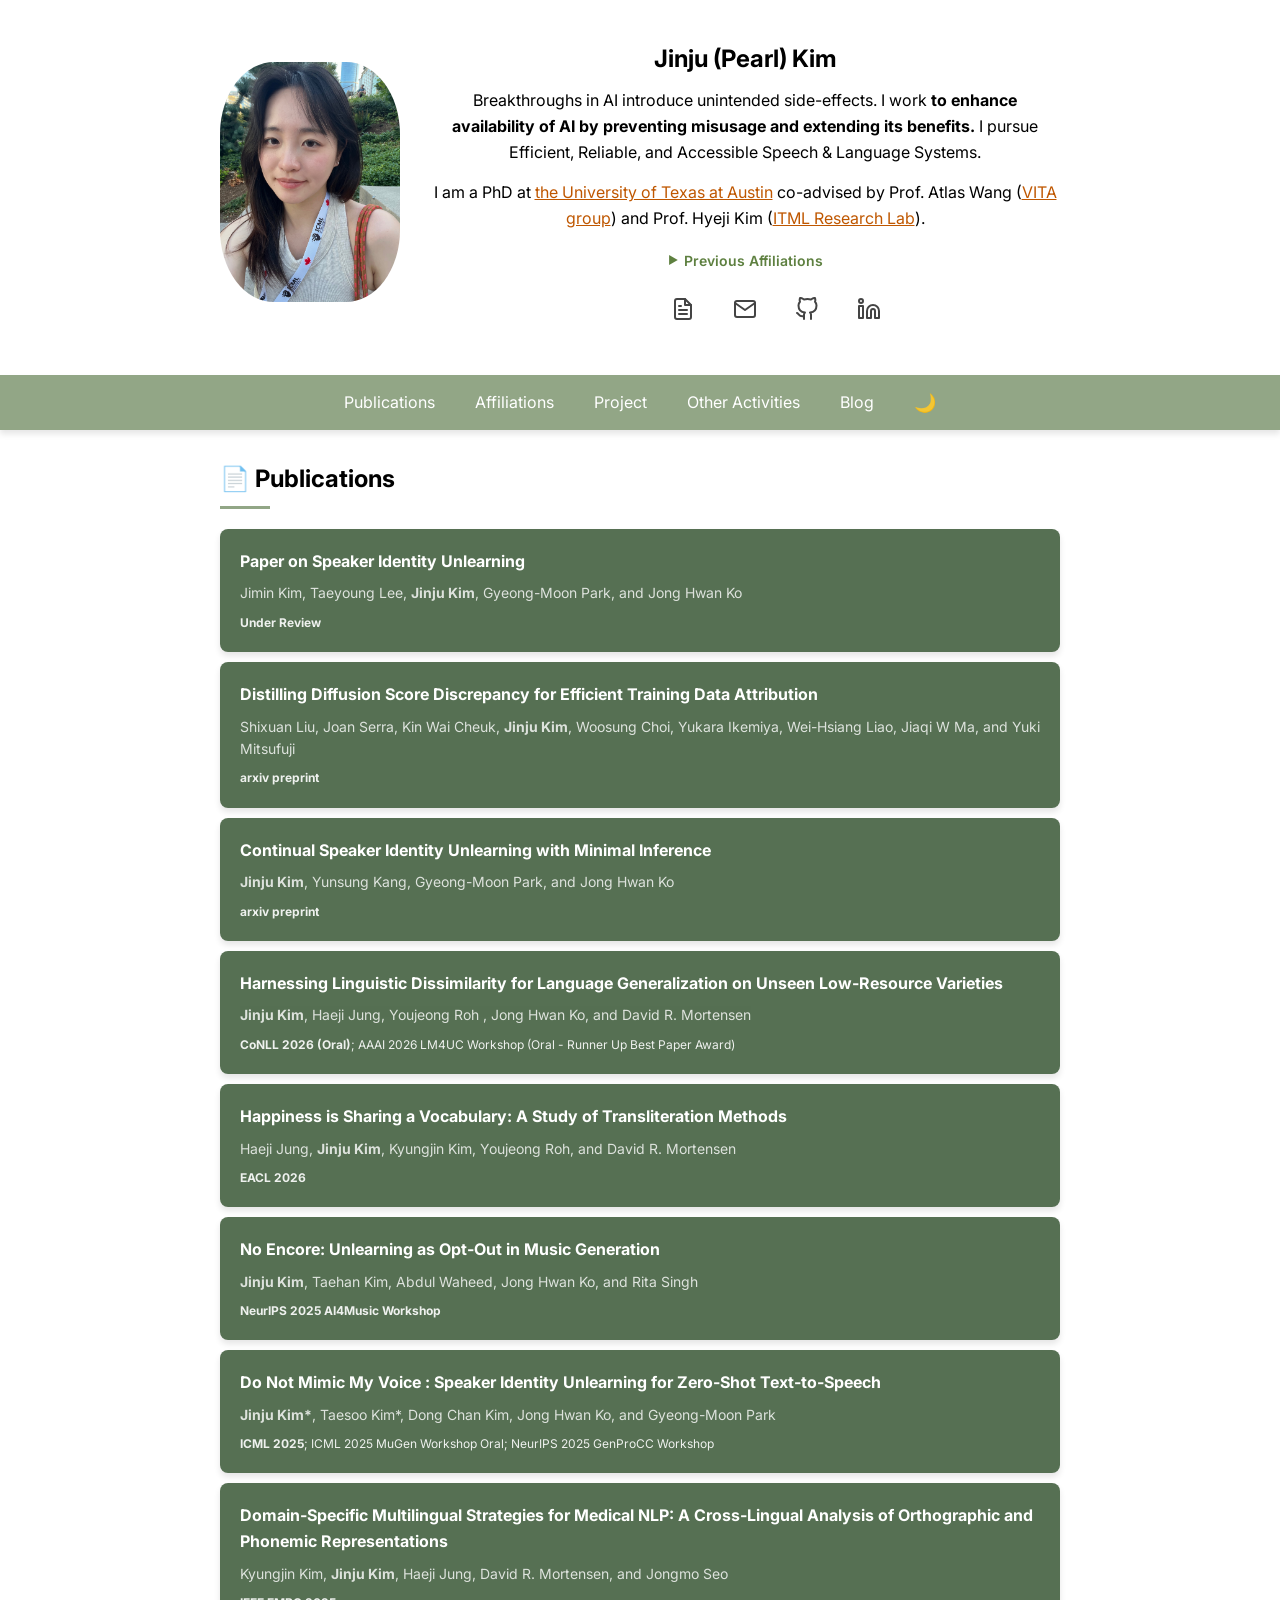
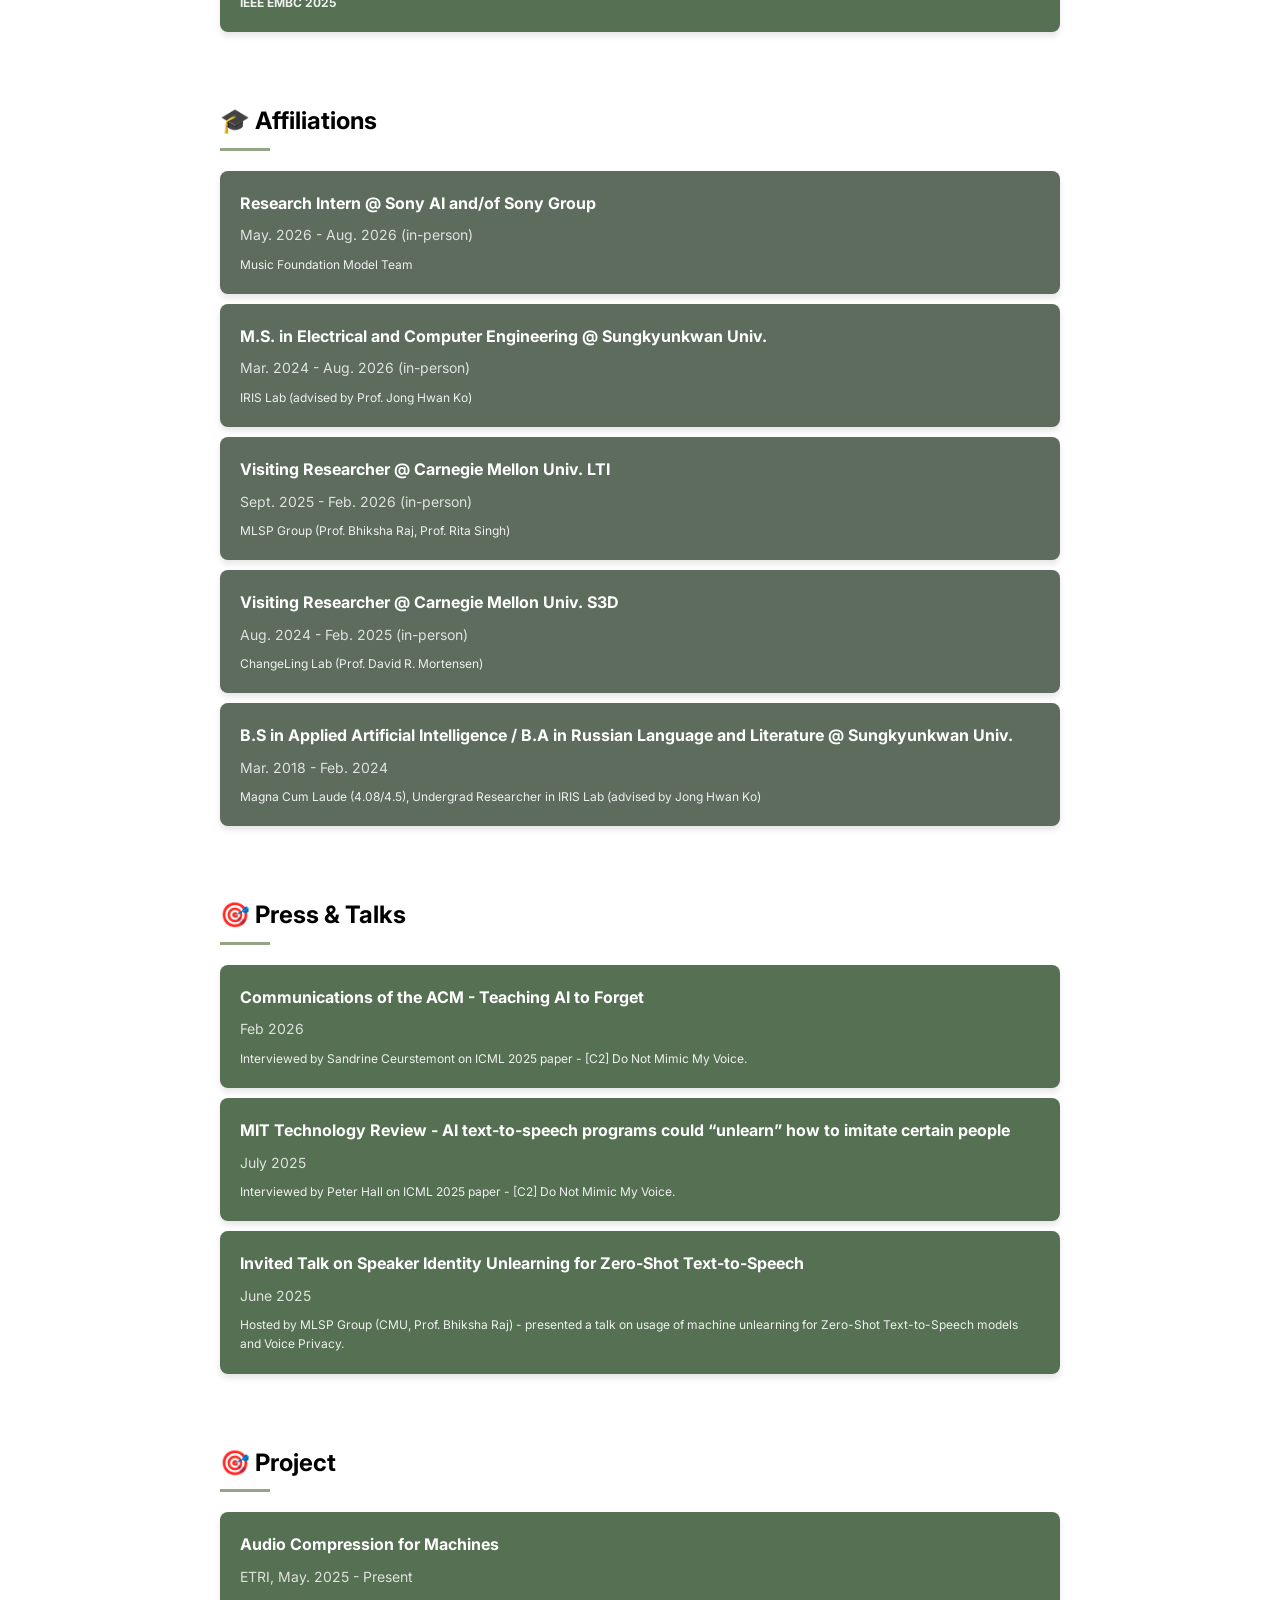
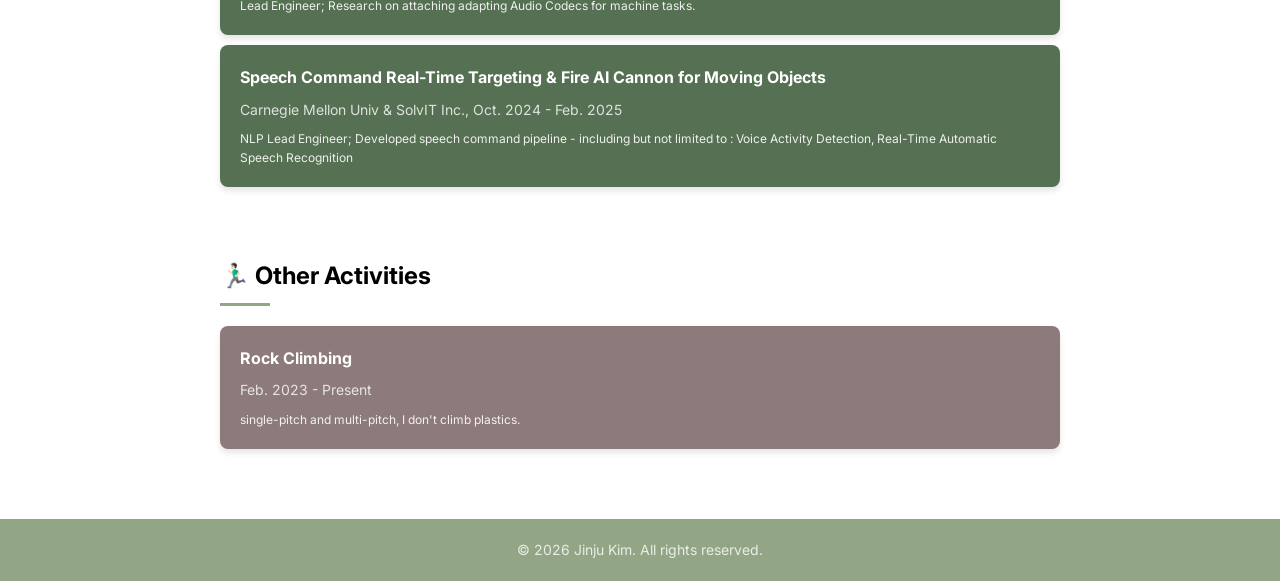
<file: index.html>
<!DOCTYPE html>
<html lang="en">
<head>
    <meta charset="UTF-8">
    <meta name="viewport" content="width=device-width, initial-scale=1.0">
    <title>Jinju (Pearl) Kim</title>
    <link rel="preconnect" href="https://fonts.googleapis.com">
    <link rel="preconnect" href="https://fonts.gstatic.com" crossorigin>
    <link href="https://fonts.googleapis.com/css2?family=Inter:wght@400;500;600;700&display=swap" rel="stylesheet">
    <style>
        :root {
            --navy: #92a686;  /* Lighter navy color */
            --light-navy: #0e330ab2;
            --lightest-navy: #8d6a2f;
            --edu-navy: #5d6c5c; /* Lighter color for education box */
            --activity-blue: #8d7a7a;  /* Different blue for Other Activities */
            --white: #ffffff;
            --black: #000000;
        }

        /* ── Dark mode overrides ── */
        body.dark {
            --white: #2d2d2c;
            --black: #e8e8e8;
            --light-navy: #c7dec4b2;
            --edu-navy: #92a686;
            --activity-blue: rgb(169, 153, 128);
        }

        body.dark .modal-content {
            background-color: #4e4a3f;
            color: #e8e8e8;
        }

        body.dark .modal-subtitle {
            color: #aaa;
        }

        body.dark .modal-body p,
        body.dark .modal-body ul,
        body.dark .modal-body li {
            color: #ccc;
        }

        body.dark .affiliations-detail p {
            color: #aaa;
        }

        body.dark .close-button {
            color: var(--navy);
        }

        body.dark .social-links a {
            color: #ccc;
        }

        /* toggle button */
        .dark-toggle {
            background: none;
            border: none;
            cursor: pointer;
            color: var(--white);
            display: flex;
            align-items: center;
            padding: 0;
            font-size: 18px;
            opacity: 0.9;
            transition: opacity 0.2s;
        }

        .dark-toggle:hover { opacity: 0.6; }

        * {
            margin: 0;
            padding: 0;
            box-sizing: border-box;
            font-family: 'Inter', 'Arial', sans-serif;
        }

        body {
            background-color: var(--white);
            color: var(--black);
            line-height: 1.6;
        }

        .container {
            max-width: 900px;
            margin: 0 auto;
            padding: 0 30px;
        }

        header {
            padding: 40px 0;
            text-align: center;
        }

        .navbar {
            background-color: var(--navy);
            position: sticky;
            top: 0;
            padding: 15px 0;
            z-index: 100;
            box-shadow: 0 4px 6px rgba(0, 0, 0, 0.1);
        }

        .navbar ul {
            display: flex;
            justify-content: center;
            align-items: center;
            list-style: none;
        }

        .navbar ul li {
            margin: 0 20px;
        }

        .navbar ul li a {
            color: var(--white);
            text-decoration: none;
            position: relative;
            transition: opacity 0.3s ease;
        }

        .navbar ul li a:hover {
            opacity: 0.8;
        }

        .navbar ul li a::after {
            content: '';
            position: absolute;
            width: 0;
            height: 2px;
            bottom: -5px;
            left: 0;
            background-color: var(--white);
            transition: width 0.3s ease;
        }

        .navbar ul li a:hover::after {
            width: 100%;
        }

        .profile {
            display: flex;
            align-items: center;
            margin-bottom: 10px;
            flex-wrap: wrap;
        }

        .highlight { color:#5E8040; font-weight:600; }

        .profile-image {
            width: 180px;
            height: 240px;
            border-radius: 30%;
            overflow: hidden;
            margin-right: 30px;
            flex-shrink: 0;
        }

        .profile-image img {
            width: 100%;
            height: 100%;
            object-fit: cover;
        }

        .profile-info {
            flex: 1;
            min-width: 300px;
            /* position: relative; */
        }

        .profile-info h1 {
            font-size: 24px;
            margin-bottom: 10px;
            color: var(--black);
        }

        /* TO: */
        .profile-info p {
            color: var(--black);
            margin-bottom: 15px;
        }

        /* ── Collapsible affiliations ── */
        .affiliations-toggle {
            display: inline-flex;
            align-items: center;
            gap: 6px;
            cursor: pointer;
            color: #5E8040;
            font-weight: 600;
            font-size: 14px;
            border: none;
            background: none;
            padding: 4px 0;
            margin-bottom: 8px;
            transition: opacity 0.2s ease;
        }

        .affiliations-toggle:hover {
            opacity: 0.7;
        }

        .affiliations-toggle .arrow {
            display: inline-block;
            font-size: 11px;
            transition: transform 0.3s ease;
        }

        .affiliations-toggle.open .arrow {
            transform: rotate(90deg);
        }

        .affiliations-detail {
            max-height: 0;
            overflow: hidden;
            transition: max-height 0.4s ease, opacity 0.3s ease;
            opacity: 0;
        }

        .affiliations-detail.open {
            max-height: 300px;
            opacity: 1;
        }

        .affiliations-detail p {
            font-size: 14px;
            color: #444;
            margin-bottom: 10px;
            padding-left: 2px;
            border-left: 3px solid var(--navy);
            padding-left: 12px;
        }

        .affiliations-detail a {
            color: #5E8040;
            text-decoration: underline;
        }

        .social-links {
            display: flex;
            gap: 20px;
            justify-content: center;
            margin-top: 12px;
        }

        .social-links a {
            color: #444;
            text-decoration: none;
            transition: all 0.2s ease;
            display: flex;
            align-items: center;
            justify-content: center;
            width: 32px;
            height: 32px;
            margin: 0 5px;
        }

        .social-links a:hover {
            color: var(--navy);
        }

        section {
            padding: 30px 0;
        }

        .section-title {
            font-size: 24px;
            margin-bottom: 30px;
            position: relative;
            text-align: left;
            color: var(--black);
        }

        .section-title::after {
            content: '';
            position: absolute;
            bottom: -10px;
            left: 3%;
            transform: translateX(-50%);
            width: 50px;
            height: 3px;
            background-color: var(--navy);
        }

        .card {
            background-color: var(--light-navy);
            border-radius: 8px;
            overflow: hidden;
            margin-bottom: 10px;
            box-shadow: 0 4px 6px rgba(0, 0, 0, 0.1);
        }

        /* Special color for Education card */
        #education .card {
            background-color: var(--edu-navy);
        }

        /* Special color for Other Activities cards */
        #activities .card {
            background-color: var(--activity-blue);
        }

        .card-content {
            padding: 20px;
            color: var(--white);
        }

        .card-title {
            font-size: 16px;
            margin-bottom: 8px;
        }

        .card-date {
            font-size: 14px;
            opacity: 0.8;
            margin-bottom: 8px;
        }

        .card-description {
            opacity: 0.9;
            font-size: 12px;
        }

        .clickable {
            cursor: pointer;
            transition: transform 0.3s ease;
        }

        .clickable:hover {
            transform: translateY(-3px);
        }

        /* Modal styles */
        .modal {
            display: none;
            position: fixed;
            top: 0;
            left: 0;
            width: 100%;
            height: 100%;
            background-color: rgba(0, 0, 0, 0.7);
            z-index: 1000;
            overflow-y: auto;
        }

        .modal-content {
            background-color: var(--white);
            margin: 50px auto;
            padding: 30px;
            width: 90%;
            max-width: 800px;
            border-radius: 8px;
            position: relative;
            color: var(--black);
            box-shadow: 0 10px 25px rgba(0, 0, 0, 0.2);
        }

        .close-button {
            position: absolute;
            top: 20px;
            right: 20px;
            font-size: 24px;
            color: var(--navy);
            background: none;
            border: none;
            cursor: pointer;
        }

        .modal-header {
            margin-bottom: 20px;
        }

        .modal-title {
            font-size: 20px;
            margin-bottom: 10px;
            color: var(--navy);
        }

        .modal-subtitle {
            color: var(--black);
            opacity: 0.7;
            font-size: 14px;
        }

        .modal-body {
            color: var(--black);
        }

        .modal-body h3 {
            color: var(--navy);
            margin: 20px 0 10px;
        }

        .modal-body p {
            margin-bottom: 15px;
        }

        .modal-body ul {
            margin-left: 20px;
            margin-bottom: 15px;
        }

        .modal-body a {
            color: var(--navy);
            text-decoration: underline;
        }

        .btn {
            display: inline-block;
            background-color: var(--navy);
            color: var(--white);
            padding: 8px 16px;
            margin-right: 10px;
            border-radius: 4px;
            text-decoration: none;
            transition: background-color 0.3s;
        }
        
        .btn:hover {
            background-color: var(--light-navy);
        }

        footer {
            background-color: var(--navy);
            padding: 20px 0;
            text-align: center;
            margin-top: 30px;
            color: var(--white);
        }

        .copyright {
            opacity: 0.8;
            font-size: 14px;
        }

        @media screen and (max-width: 768px) {
            .profile {
                flex-direction: column;
                align-items: center;
                text-align: center;
            }
            
            .profile-image {
                margin-right: 0;
                margin-bottom: 20px;
            }
            
            .social-links {
                position: static;
                margin-top: 15px;
            }
            
            .profile-info p {
                padding-bottom: 0;
            }
        }
    </style>
</head>
<body>
    <header>
        <div class="container">
            <div class="profile">
                <div class="profile-image">
                    <img src="images/profile_img.jpg" alt="Profile Photo">
                </div>
                <div class="profile-info">
                    <h1>Jinju (Pearl) Kim</h1>
                    
                    <p>
                        Breakthroughs in AI introduce unintended side-effects. I work <strong>to enhance availability of AI by preventing misusage and extending its benefits.</strong> I pursue Efficient, Reliable, and Accessible Speech & Language Systems. 
                    </p>
                    <p>
                        I am a PhD at <a href="https://www.utexas.edu/" target="_blank" style="color: #BF5700; text-decoration: underline;">the University of Texas at Austin</a> co-advised by Prof. Atlas Wang (<a href="https://www.vita-group.space/" target="_blank" style="color: #BF5700; text-decoration: underline;">VITA group</a>) and Prof. Hyeji Kim (<a href="https://sites.utexas.edu/hkim/" target="_blank" style="color: #BF5700; text-decoration: underline;">ITML Research Lab</a>).
                    </p>

                    <!-- Collapsible previous affiliations -->
                    <button class="affiliations-toggle" onclick="toggleAffiliations()">
                        <span class="arrow">▶</span> Previous Affiliations
                    </button>
                    <div class="affiliations-detail" id="affiliations-detail">
                        <p>
                            I was a research intern for Music Foundation Model Team
                            at <a href="https://ai.sony/" target="_blank" style="color: #d1027b; text-decoration: underline;">Sony AI (Tokyo)</a>.
                            I recieved my M.S in Electrical and Computer Engineering at <a href="https://www.skku.edu/" target="_blank" style="color: #5E8040; text-decoration: underline;">Sungkyunkwan University (SKKU)</a>,
                            advised by <a href="https://iris.skku.edu/professor/" target="_blank" style="color: #5E8040; text-decoration: underline;">Jong Hwan Ko</a>
                            at <a href="https://iris.skku.edu/" target="_blank" style="color: #5E8040; text-decoration: underline;">IRIS Lab</a>.
                            I was a visiting researcher at <a href="https://www.lti.cs.cmu.edu/" target="_blank" style="color: #5E8040; text-decoration: underline;">Carnegie Mellon University (CMU) LTI</a> advised by <a href="https://www.lti.cs.cmu.edu/people/faculty/raj-bhiksha.html" target="_blank" style="color: #5E8040; text-decoration: underline;">Bhiksha Raj</a> and <a href="http://ayesha.lti.cs.cmu.edu/mlsp/people/rsingh/index.html" target="_blank" style="color: #5E8040; text-decoration: underline;">Rita Singh</a> with the <a href="https://cmu-mlsp.github.io/team/" target="_blank" style="color: #5E8040; text-decoration: underline;">MLSP Group</a>.
                            I have also collaborated with <a href="https://www.cs.cmu.edu/~dmortens/" target="_blank" style="color: #5E8040; text-decoration: underline;"> David R. Mortensen.
                        </p>
                    </div>


                    <!-- <p>Hello, I am a visiting researcher at <a href="https://www.lti.cs.cmu.edu/" target="_blank" style="color: #5E8040; text-decoration: underline;">Carnegie Mellon University (CMU) LTI</a> advised by <a href="https://www.lti.cs.cmu.edu/people/faculty/raj-bhiksha.html" target="_blank" style="color: #5E8040; text-decoration: underline;">Bhiksha Raj</a> and <a href="http://ayesha.lti.cs.cmu.edu/mlsp/people/rsingh/index.html" target="_blank" style="color: #5E8040; text-decoration: underline;">Rita Singh</a> with the <a href="https://cmu-mlsp.github.io/team/" target="_blank" style="color: #5E8040; text-decoration: underline;">MLSP Group</a>.
                        I'm also an M.S. candidate in Electrical and Computer Engineering at Sungkyunkwan University (SKKU), advised by <a href="https://iris.skku.edu/professor/" target="_blank" style="color: #5E8040; text-decoration: underline;">Jong Hwan Ko</a> at <a href="https://iris.skku.edu/" target="_blank" style="color: #5E8040; text-decoration: underline;">IRIS Lab</a>.
                    </p>
                    <p>
                        Breakthroughs in AI introduce unintended side-effects. I enter the stage here, <strong>to enhance availability of AI by preventing misusage and extending its benefits for under-served communities.</strong> I pursue Efficient, Reliable, and Accessible Speech & Language Systems.
                        Feel free to contact me for collaborative works. -->
                        <!-- to respect and reflect human diversity -->
                    <!-- </p> -->
                    <div class="social-links">
                        <a href="/files/JinjuKim_CV.pdf" title="CV">
                            <svg xmlns="http://www.w3.org/2000/svg" width="24" height="24" viewBox="0 0 24 24" fill="none" stroke="currentColor" stroke-width="2" stroke-linecap="round" stroke-linejoin="round"><path d="M14 2H6a2 2 0 0 0-2 2v16a2 2 0 0 0 2 2h12a2 2 0 0 0 2-2V8z"></path><polyline points="14 2 14 8 20 8"></polyline><line x1="16" y1="13" x2="8" y2="13"></line><line x1="16" y1="17" x2="8" y2="17"></line><polyline points="10 9 9 9 8 9"></polyline></svg>
                        </a>
                        <a href="mailto:perla0328@g.skku.edu" title="Email">
                            <svg xmlns="http://www.w3.org/2000/svg" width="24" height="24" viewBox="0 0 24 24" fill="none" stroke="currentColor" stroke-width="2" stroke-linecap="round" stroke-linejoin="round"><path d="M4 4h16c1.1 0 2 .9 2 2v12c0 1.1-.9 2-2 2H4c-1.1 0-2-.9-2-2V6c0-1.1.9-2 2-2z"></path><polyline points="22,6 12,13 2,6"></polyline></svg>
                        </a>
                        <a href="https://github.com/mokcho" title="GitHub">
                            <svg xmlns="http://www.w3.org/2000/svg" width="24" height="24" viewBox="0 0 24 24" fill="none" stroke="currentColor" stroke-width="2" stroke-linecap="round" stroke-linejoin="round"><path d="M9 19c-5 1.5-5-2.5-7-3m14 6v-3.87a3.37 3.37 0 0 0-.94-2.61c3.14-.35 6.44-1.54 6.44-7A5.44 5.44 0 0 0 20 4.77 5.07 5.07 0 0 0 19.91 1S18.73.65 16 2.48a13.38 13.38 0 0 0-7 0C6.27.65 5.09 1 5.09 1A5.07 5.07 0 0 0 5 4.77a5.44 5.44 0 0 0-1.5 3.78c0 5.42 3.3 6.61 6.44 7A3.37 3.37 0 0 0 9 18.13V22"></path></svg>
                        </a>
                        <a href="https://www.linkedin.com/in/perla0328/" title="LinkedIn">
                            <svg xmlns="http://www.w3.org/2000/svg" width="24" height="24" viewBox="0 0 24 24" fill="none" stroke="currentColor" stroke-width="2" stroke-linecap="round" stroke-linejoin="round"><path d="M16 8a6 6 0 0 1 6 6v7h-4v-7a2 2 0 0 0-2-2 2 2 0 0 0-2 2v7h-4v-7a6 6 0 0 1 6-6z"></path><rect x="2" y="9" width="4" height="12"></rect><circle cx="4" cy="4" r="2"></circle></svg>
                        </a>
                    </div>
                </div>
            </div>
        </div>
    </header>

    <script>
        function toggleAffiliations() {
            const detail = document.getElementById('affiliations-detail');
            const toggle = document.querySelector('.affiliations-toggle');
            detail.classList.toggle('open');
            toggle.classList.toggle('open');
        }
    </script>

    <nav class="navbar">
        <div class="container">
            <ul>
                <li><a href="#publication">Publications</a></li>
                <li><a href="#education">Affiliations</a></li>
                <li><a href="#project">Project</a></li>
                <li><a href="#activities">Other Activities</a></li>
                <li><a href="blog/index.html">Blog</a></li>
                <li>
                    <button class="dark-toggle" id="dark-toggle" title="Toggle dark mode" onclick="toggleDark()">🌙</button>
                </li>
            </ul>
        </div>
    </nav>

    <section id="publication">
        <div class="container">
            <h2 class="section-title">📄 Publications</h2>
            <div class="card clickable" onclick="openModal('pub8')">
                <div class="card-content">
                    <h3 class="card-title">Paper on Speaker Identity Unlearning</h3>
                    <div class="card-date">Jimin Kim, Taeyoung Lee, <strong>Jinju Kim</strong>, Gyeong-Moon Park, and Jong Hwan Ko</div>
                    <p class="card-description"><strong>Under Review</strong></p>
                </div>
            </div>
                        <div class="card clickable" onclick="openModal('pub7')">
                <div class="card-content">
                    <h3 class="card-title">Distilling Diffusion Score Discrepancy for Efficient Training Data Attribution</h3>
                    <div class="card-date">Shixuan Liu, Joan Serra, Kin Wai Cheuk, <strong>Jinju Kim</strong>, Woosung Choi, Yukara Ikemiya, Wei-Hsiang Liao, Jiaqi W Ma, and Yuki Mitsufuji</div>
                    <p class="card-description"><strong>arxiv preprint</strong></p>
                </div>
            </div>
            <div class="card clickable" onclick="openModal('pub6')">
                <div class="card-content">
                    <h3 class="card-title">Continual Speaker Identity Unlearning with Minimal Inference</h3>
                    <div class="card-date"><strong>Jinju Kim</strong>, Yunsung Kang, Gyeong-Moon Park, and Jong Hwan Ko</div>
                    <p class="card-description"><strong>arxiv preprint</strong></p>
                </div>
            </div>
            <div class="card clickable" onclick="openModal('pub4')">
                <div class="card-content">
                    <h3 class="card-title">Harnessing Linguistic Dissimilarity for Language Generalization on Unseen Low-Resource Varieties</h3>
                    <div class="card-date"><strong>Jinju Kim</strong>, Haeji Jung, Youjeong Roh , Jong Hwan Ko, and David R. Mortensen</div>
                    <p class="card-description"><strong>CoNLL 2026 (Oral)</strong>; AAAI 2026 LM4UC Workshop (Oral - Runner Up Best Paper Award)</p>
                </div>
            </div>
            <div class="card clickable" onclick="openModal('pub3')">
                <div class="card-content">
                    <h3 class="card-title">Happiness is Sharing a Vocabulary: A Study of Transliteration Methods</h3>
                    <div class="card-date">Haeji Jung, <strong>Jinju Kim</strong>, Kyungjin Kim, Youjeong Roh, and David R. Mortensen</div>
                    <p class="card-description"><strong>EACL 2026</strong></p>
                </div>
            </div>
            <div class="card clickable" onclick="openModal('pub5')">
                <div class="card-content">
                    <h3 class="card-title">No Encore: Unlearning as Opt-Out in Music Generation</h3>
                    <div class="card-date"><strong>Jinju Kim</strong>, Taehan Kim, Abdul Waheed, Jong Hwan Ko, and Rita Singh</div>
                    <p class="card-description"><strong>NeurIPS 2025 AI4Music Workshop</strong></p>
                    <!-- <p class="card-description">Work on investigating machine unlearning for text-to-music generation as a mechanism for opt-out, aimed at protecting against unauthorized exploitation in music AI.</p> -->
                </div>
            </div>
            <div class="card clickable" onclick="openModal('pub2')">
                <div class="card-content">
                    <h3 class="card-title">Do Not Mimic My Voice : Speaker Identity Unlearning for Zero-Shot Text-to-Speech</h3>
                    <div class="card-date"><strong>Jinju Kim*</strong>, Taesoo Kim*, Dong Chan Kim, Jong Hwan Ko, and Gyeong-Moon Park</div>
                    <p class="card-description"><strong>ICML 2025</strong>; ICML 2025 MuGen Workshop Oral; NeurIPS 2025 GenProCC Workshop</p>
                    <!-- <p class="card-description">First work on applying Machine Unlearning to Speech Synthesis - defined Speaker Identity Unlearning,  -->
                        <!-- proposed novel framework and metric : Teacher-Guided Unlerning and spk-ZRF with extensive experiments.</p> -->
                </div>
            </div>
            <div class="card clickable" onclick="openModal('pub1')">
                <div class="card-content">
                    <h3 class="card-title">Domain-Specific Multilingual Strategies for Medical NLP: A Cross-Lingual Analysis of Orthographic and Phonemic Representations</h3>
                    <div class="card-date">Kyungjin Kim, <strong>Jinju Kim</strong>, Haeji Jung, David R. Mortensen, and Jongmo Seo</div>
                    <p class="card-description"><strong>IEEE EMBC 2025</strong></p>
                    <!-- <p class="card-description">Analysis on different phonemic representations on Multilingual NLP</p> -->
                </div>
            </div>
        </div>

    </section>

    <section id="education">
        <div class="container">
            <h2 class="section-title">🎓 Affiliations</h2>
            <div class="card">
                <div class="card-content">
                    <h3 class="card-title">Research Intern @ Sony AI and/of Sony Group</h3>
                    <div class="card-date">May. 2026 - Aug. 2026 (in-person)</div>
                    <p class="card-description">Music Foundation Model Team</p>
                </div>
            </div>
            <div class="card">
                <div class="card-content">
                    <h3 class="card-title">M.S. in Electrical and Computer Engineering @ Sungkyunkwan Univ.</h3>
                    <div class="card-date">Mar. 2024 - Aug. 2026 (in-person)</div>
                    <p class="card-description">IRIS Lab (advised by Prof. Jong Hwan Ko)</p>
                </div>
            </div>
            <div class="card">
                <div class="card-content">
                    <h3 class="card-title">Visiting Researcher @ Carnegie Mellon Univ. LTI</h3>
                    <div class="card-date">Sept. 2025 - Feb. 2026 (in-person)</div>
                    <p class="card-description">MLSP Group (Prof. Bhiksha Raj, Prof. Rita Singh)</p>
                </div>
            </div>
            <div class="card">
                <div class="card-content">
                    <h3 class="card-title">Visiting Researcher @ Carnegie Mellon Univ. S3D</h3>
                    <div class="card-date">Aug. 2024 - Feb. 2025 (in-person)</div>
                    <p class="card-description">ChangeLing Lab (Prof. David R. Mortensen)</p>
                </div>
            </div>
            <div class="card">
                <div class="card-content">
                    <h3 class="card-title">B.S in Applied Artificial Intelligence / B.A in Russian Language and Literature @ Sungkyunkwan Univ.</h3>
                    <div class="card-date">Mar. 2018 - Feb. 2024</div>
                    <p class="card-description">Magna Cum Laude (4.08/4.5), Undergrad Researcher in IRIS Lab (advised by Jong Hwan Ko)</p>
                </div>
            </div>
        </div>
    </section>

        <section id="press">
        <div class="container">
            <h2 class="section-title">🎯 Press & Talks</h2>
            <div class="card clickable" onclick="window.open('https://cacm.acm.org/news/teaching-ai-to-forget/', '_blank')">
                <div class="card-content">
                    <h3 class="card-title">Communications of the ACM - Teaching AI to Forget</h3>
                    <div class="card-date">Feb 2026</div>
                    <p class="card-description">Interviewed by Sandrine Ceurstemont on ICML 2025 paper - [C2] Do Not Mimic My Voice.</p>
                </div>
            </div>

            <div class="card clickable" onclick="window.open('https://www.technologyreview.com/2025/07/15/1120094/ai-text-to-speech-programs-could-one-day-unlearn/', '_blank')">
                <div class="card-content">
                    <h3 class="card-title">MIT Technology Review - AI text-to-speech programs could “unlearn” how to imitate certain people</h3>
                    <div class="card-date">July 2025</div>
                    <p class="card-description">Interviewed by Peter Hall on ICML 2025 paper - [C2] Do Not Mimic My Voice.</p>
                </div>
            </div>
            <div class="card clickable" onclick="openModal('talk1')">
                <div class="card-content">
                    <h3 class="card-title">Invited Talk on Speaker Identity Unlearning for Zero-Shot Text-to-Speech</h3>
                    <div class="card-date">June 2025</div>
                    <p class="card-description">Hosted by MLSP Group (CMU, Prof. Bhiksha Raj) - presented a talk on usage of machine unlearning for Zero-Shot Text-to-Speech models and Voice Privacy.</p>
                </div>
            </div>
        </div>
    </section>
    

    <section id="project">
        <div class="container">
            <h2 class="section-title">🎯 Project</h2>
            <div class="card clickable" onclick="openModal('proj2')">
                <div class="card-content">
                    <h3 class="card-title">Audio Compression for Machines</h3>
                    <div class="card-date">ETRI, May. 2025 - Present</div>
                    <p class="card-description">Lead Engineer; Research on attaching adapting Audio Codecs for machine tasks.</p>
                </div>
            </div>
            <div class="card clickable" onclick="openModal('proj1')">
                <div class="card-content">
                    <h3 class="card-title">Speech Command Real-Time Targeting & Fire AI Cannon for Moving Objects</h3>
                    <div class="card-date">Carnegie Mellon Univ & SolvIT Inc., Oct. 2024 - Feb. 2025</div>
                    <p class="card-description">NLP Lead Engineer; Developed speech command pipeline - including but not limited to : Voice Activity Detection, Real-Time Automatic Speech Recognition</p>
                </div>
            </div>
        </div>
    </section>

    <section id="activities">
        <div class="container">
            <h2 class="section-title">🏃🏻‍♂️ Other Activities</h2>
            <div class="card">
                <div class="card-content">
                    <h3 class="card-title">Rock Climbing</h3>
                    <div class="card-date">Feb. 2023 - Present</div>
                    <p class="card-description">single-pitch and multi-pitch, I don't climb plastics.</p>
                </div>
            </div>
        </div>
    </section>

    <!-- Modal windows for details -->
    <div id="pub8Modal" class="modal">
        <div class="modal-content">
            <button class="close-button" onclick="closeModal('pub8')">×</button>
            <div class="modal-header">
                <h2 class="modal-title">(Under Review)</h2>
                <div class="modal-subtitle">Under Review</div>
            </div>
            <div class="modal-body">
                <h3>Authors</h3>
                <p>Jimin Kim, Taeyoung Lee, <span class="highlight">Jinju Kim</span>, Gyeong-Moon Park, Jong Hwan Ko</p>
                
                <h3>Abstract</h3>
                <p>to be updated</p>
                <h3>Keywords</h3>
                <p>to be updated</p>
                
                <!-- <h3>Links</h3>
                <p>
                    <a href="https://openreview.net/forum?id=FQFuCu24D6#discussion" target="_blank">OpenReview (AAAI LM4UC Oral)</a> |
                </p> -->
            </div>
        </div>
    </div>
    <div id="pub7Modal" class="modal">
        <div class="modal-content">
            <button class="close-button" onclick="closeModal('pub7')">×</button>
            <div class="modal-header">
                <h2 class="modal-title">Distilling Diffusion Score Discrepancy for Efficient Training Data Attribution</h2>
                <div class="modal-subtitle">preprint</div>
            </div>
            <div class="modal-body">
                <h3>Authors</h3>
                Shixuan Liu, Joan Serra, Kin Wai Cheuk, <p><span class="highlight">Jinju Kim</span>, Woosung Choi, Yukara Ikemiya, Wei-Hsiang Liao, Jiaqi W Ma, and Yuki Mitsufuji</p>
                
                <h3>Abstract</h3>
                <p>to be updated</p>
                <h3>Keywords</h3>
                <p>to be updated</p>
                
                <h3>Links</h3>
                <p>
                    <a href="https://arxiv.org/pdf/2609.38776" target="_blank">Arxiv</a> |
                </p>
            </div>
        </div>
    </div>
    <div id="pub6Modal" class="modal">
        <div class="modal-content">
            <button class="close-button" onclick="closeModal('pub6')">×</button>
            <div class="modal-header">
                <h2 class="modal-title">Continual Speaker Identity Unlearning with Minimal Interference</h2>
                <div class="modal-subtitle">preprint</div>
            </div>
            <div class="modal-body">
                <h3>Authors</h3>
                <p><span class="highlight">Jinju Kim</span>, Yunsung Kang, Gyeong-Moon Park, Jong Hwan Ko</p>
                
                <h3>Abstract</h3>
                <p>to be updated</p>
                <h3>Keywords</h3>
                <p>to be updated</p>
                
                <h3>Links</h3>
                <p>
                    <a href="https://arxiv.org/abs/2605.25962" target="_blank">Arxiv</a> |
                </p>
            </div>
        </div>
    </div>
    <div id="pub4Modal" class="modal">
        <div class="modal-content">
            <button class="close-button" onclick="closeModal('pub4')">×</button>
            <div class="modal-header">
                <h2 class="modal-title">Harnessing Linguistic Dissimilarity for Language Generalization on Unseen Low-Resource Varieties</h2>
                <div class="modal-subtitle">CoNLL 2026 (Oral), AAAI 2026 LM4UC (Oral, Runner up Best Paper Award)</div>
            </div>
            <div class="modal-body">
                <h3>Authors</h3>
                <p><span class="highlight">Jinju Kim</span>, Haeji Jung, Youjeong Roh, Jong Hwan Ko, and David R. Mortensen</p>
                
                <h3>Abstract</h3>
                <p>Despite the fact that much communication takes place in them, low-resource language varieties used in specific regions or by specific groups remain neglected in the development of Multilingual Language Models. A great deal of cross-lingual research focuses on inter-lingual language transfer which strives to align allied varieties and minimize differences between them. However, for low-resource varieties, linguistic dissimilarity is also an important cue allowing generalization to unseen varieties. Unlike prior approaches, we propose a two-stage Language Generalization framework that focuses on capturing variety-specific cues while also exploiting rich overlap offered by high-resource source variety. First, we propose TOPPing, a source-selection method specifically designed for low-resource varieties. Second, we suggest a lightweight VAÇAÍ-Bowl architecture that learns variety-specific attributes with one branch while a parallel branch captures variety-invariant attributes using adversarial training. We evaluate our framework on structural prediction tasks as proxy for performance on other downstream tasks. Using VAÇAÍ-Bowl with TOPPing yields an average 54.62% improvement in the dependency parsing task, which serves as a proxy for performance on other downstream tasks across 10 low-resource varieties.</p>

                <h3>Keywords</h3>
                <p>to be updated</p>
                
                <h3>Links</h3>
                <p>
                    <a href="https://openreview.net/forum?id=FQFuCu24D6#discussion" target="_blank">OpenReview (AAAI LM4UC Oral)</a> |
                </p>
            </div>
        </div>
    </div>
    <div id="pub3Modal" class="modal">
        <div class="modal-content">
            <button class="close-button" onclick="closeModal('pub3')">×</button>
            <div class="modal-header">
                <h2 class="modal-title">Happiness is Sharing a Vocabulary: A Study of Transliteration Methods</h2>
                <div class="modal-subtitle">EACL 2026</div>
            </div>
            <div class="modal-body">
                <h3>Authors</h3>
                <p>Haeji Jung, <span class="highlight">Jinju Kim</span>, Kyungjin Kim, Youjeong Roh, and David R. Mortensen</p>
                
                <h3>Abstract</h3>
                <p>Transliteration has emerged as a promising means to bridge the gap between various languages in multilingual NLP, showing promising results especially for languages using nonLatin scripts. We investigate the degree to which shared script, overlapping token vocabularies, and shared phonology contribute to performance of multilingual models. To this end, we conduct controlled experiments using three kinds of transliteration (romanization, phonemic transcription, and substitution ciphers) as well as orthography. We evaluate each model on two downstream tasks—named entity recognition (NER) and natural language inference (NLI)—and find that romanization significantly outperforms other input types in 7 out of 8 evaluation settings, largely consistent with our hypothesis that it is the most effective approach. We further analyze how each factor contributed to the success, and suggest that having longer (subword) tokens shared with pre-trained languages leads to better utilization of the model</p>

                <h3>Keywords</h3>
                <p>Transliteration, Tokens, Phonemics</p>
                
                <h3>Links</h3>
                <p>
                    <a href="https://arxiv.org/abs/2510.10827" target="_blank">arxiv</a> |
                </p>
            </div>
        </div>
    </div>

        <div id="pub2Modal" class="modal">
        <div class="modal-content">
            <button class="close-button" onclick="closeModal('pub2')">×</button>
            <div class="modal-header">
                <h2 class="modal-title">Do Not Mimic My Voice : Speaker Identity Unlearning for Zero-Shot Text-to-Speech</h2>
                <div class="modal-subtitle">ICML 2025</div>
            </div>
            <div class="modal-body">
                <h3>Authors</h3>
                <p><span class="highlight">Jinju Kim*</span>, Taesoo Kim*, Dong Chan Kim, Jong Hwan Ko, and Gyeong-Moon Park</p>
                
                <h3>Abstract</h3>
                <p>The rapid advancement of Zero-Shot Text-to-Speech (ZS-TTS) technology has enabled high-fidelity voice synthesis from minimal audio cues, raising significant privacy and ethical concerns. Despite the threats to voice privacy, research to selectively remove the knowledge to replicate unwanted individual voices from pre-trained model parameters has not been explored. In this paper, we address the new challenge of speaker identity unlearning for ZS-TTS systems. To meet this goal, we propose the first machine unlearning frameworks for ZS-TTS, especially Teacher-Guided Unlearning (TGU), designed to ensure the model forgets designated speaker identities while retaining its ability to generate accurate speech for other speakers. Our proposed methods incorporate randomness to prevent consistent replication of forget speakers' voices, assuring unlearned identities remain untraceable. Additionally, we propose a new evaluation metric, speaker-Zero Retrain Forgetting (spk-ZRF). This assesses the model's ability to disregard prompts associated with forgotten speakers, effectively neutralizing its knowledge of these voices. The experiments conducted on the state-of-the-art model demonstrate that TGU prevents the model from replicating forget speakers' voices while maintaining high quality for other speakers.The demo is available at https://speechunlearn.github.io/ .</p>
                
                <h3>Keywords</h3>
                <p>Machine Unlearning, Generative Unlearning, Voice Privacy, Zero-Shot Text-to-Speech</p>
                
                <h3>Links</h3>
                <p>
                    <a href="https://openreview.net/forum?id=1EgFJDjodU" target="_blank">Openreview (ICML Main)</a> |
                    <a href="https://openreview.net/forum?id=m7mc0xQi1y&nesting=2&sort=date-desc" target="_blank">Openreview (ICML X MuGen)</a> |
                    <a href="https://icml.cc/virtual/2025/poster/46647" target="_blank">conference</a> | 
                    <a href="https://icml.cc/media/PosterPDFs/ICML%202025/46647.png?t=1752158965.3367517" target="_blank">poster</a> |
                    <a href="https://github.com/mokcho/spk_id_unlearn_icml2025" target="_blank">github</a>
                </p>
            </div>
        </div>
    </div>

    <div id="pub5Modal" class="modal">
        <div class="modal-content">
            <button class="close-button" onclick="closeModal('pub5')">×</button>
            <div class="modal-header">
                <h2 class="modal-title">No Encore: Unlearning as Opt-Out in Music Generation</h2>
                <div class="modal-subtitle">NeurIPS 2025 AI4Music Workshop</div>
            </div>
            <div class="modal-body">
                <h3>Authors</h3>
                <p><span class="highlight">Jinju Kim</span>, Taehan Kim, Abdul Waheed, Jong Hwan Ko, and Rita Singh</p>
                
                <h3>Abstract</h3>
                <p>AI music generation is rapidly emerging in the creative industries, enabling intuitive music generation from textual descriptions. However, these systems pose risks in exploitation of copyrighted creations, raising ethical and legal concerns. In this paper, we present preliminary results on the first application of machine unlearning techniques from an ongoing research to prevent inadvertent usage of creative content. Particularly, we explore existing methods in machine unlearning to a pre-trained Text-to-Music (TTM) baseline and analyze their efficacy in unlearning pre-trained datasets without harming model performance. Through our experiments, we provide insights into the challenges of applying unlearning in music generation, offering a foundational analysis for future works on application of unlearning for music generative AI models.</p>
                
                <h3>Keywords</h3>
                <p>Machine Unlearning, Generative Unlearning, Music Generation, Text-to-Music</p>
                
                <h3>Links</h3>
                <p>
                    <a href="https://arxiv.org/abs/2509.06277" target="_blank">preprint</a>
                </p>
            </div>
        </div>
    </div>

    <div id="pub1Modal" class="modal">
        <div class="modal-content">
            <button class="close-button" onclick="closeModal('pub1')">×</button>
            <div class="modal-header">
                <h2 class="modal-title">Domain-Specific Multilingual Strategies for Medical NLP: A Cross-Lingual Analysis of Orthographic and Phonemic Representations</h2>
                <div class="modal-subtitle">IEEE EMBC 2025</div>
            </div>
            <div class="modal-body">
                <h3>Authors</h3>
                <p>Kyungjin Kim, <span class="highlight">Jinju Kim</span>, Haeji Jung, David R Mortensen, Jongmo Seo</p>
                
                <h3>Abstract</h3>
                <p>Medical natural language processing (NLP) has greatly benefited from the increasing availability of electronic health records (EHRs) across multiple languages. However, most available resources are heavily biased toward English, restricting the development of non-English medical NLP models and limiting their broader adoption in healthcare AI.
                    In general domain NLP, monolingual models trained on high-resource European languages often outperform multilingual models. 
                    However, this paper takes a domain-specific perspective, highlighting the unique linguistic characteristics of medical terminology. Using a diverse corpus of medical texts in English, Italian, Spanish, and French, we pretrain RoBERTa-based models in both monolingual and multilingual settings. 
                    Contrary to conventional NLP trends, our results suggest that multilingual training enhances cross-lingual knowledge transfer and can even outperform monolingual models in medical domains. Through a comparative analysis of orthographic and phonemic representations, we find evidence suggesting that the strong Latin roots of medical terminology may facilitate effective knowledge sharing among languages with similar scripts.
                    These findings indicate that orthographically focused multilingual strategies could provide a more robust framework for modeling specialized medical terminology. In particular, multilingual training that capitalizes on script similarities appears to enable richer information utilization, which may contribute to improved medical NLP performance across languages.</p>
                
                <h3>Keywords</h3>
                <p>Phonemic Representations, NLP, Multilingual Models, Medical AI</p>
                
                <h3>Links</h3>
                <p>
                    <a href="files/C1_EMBC/paper.pdf" target="_blank">Paper</a> 
                </p>
            </div>
        </div>
    </div>

    <!-- <div id="proj1Modal" class="modal">
        <div class="modal-content">
            <button class="close-button" onclick="closeModal('proj1')">×</button>
            <div class="modal-header">
                <h2 class="modal-title">1st SKKU Autonomous Driving SW Competition (3rd place)</h2>
                <div class="modal-subtitle">Mar. 2023 - Aug. 2023</div>
            </div>
            <div class="modal-body">
                <h3>Project Overview</h3>
                <p>Participated in an autonomous driving competition using children's electric cars equipped with 2D lidar, cameras, and ultrasonic sensors to complete three missions:</p>
                <ul>
                    <li>Mission 1: Autonomous driving on a track for 2 laps</li>
                    <li>Mission 2: Obstacle avoidance and traffic light detection</li>
                    <li>Mission 3: Parking between two randomly parked vehicles</li>
                </ul>
                
                <h3>My Contributions</h3>
                <ul>
                    <li><strong>Vehicle Steering Angle Exploration:</strong> Experimentally determined the relationship between motor speed and steering, converting analog angles to digital values for use as parameters</li>
                    <li><strong>2D Lidar Sensor Implementation:</strong> Used lidar sensors for obstacle detection and triangulation to identify parking spaces without collisions (achieved highest score among participating teams!)</li>
                </ul>
                
                <h3>Results</h3>
                <p>Secured 3rd place in the competition with particularly strong performance in the parking mission.</p>
                
                <h3>Links</h3>
                <p><a href="https://www.youtube.com/live/g6M9_985Jl4?si=ek94oLn6wSLZp_2u&t=15060" target="_blank">Competition Video (4:11:00~4:17:00)</a></p>
            </div>
        </div>
    </div> -->

    <!-- <div id="proj2Modal" class="modal">
        <div class="modal-content">
            <button class="close-button" onclick="closeModal('proj2')">×</button>
            <div class="modal-header">
                <h2 class="modal-title">Cross-disciplinary Research Award (2nd place)</h2>
                <div class="modal-subtitle">2023</div>
            </div>
            <div class="modal-body">
                <h3>Project Overview</h3>
                <p>Conducted collaborative research with students from various disciplines including Mathematics, Electronics and Electrical Engineering, and Mechanical Engineering.</p>
                
                <h3>Research Topic</h3>
                <p>Optimization of Training for Once-for-All-Networks:</p>
                <ul>
                    <li>Shared a single BatchNorm layer across all bit precision levels to maintain accuracy while reducing training time</li>
                    <li>Analyzed the impact of Quantization Aware Training (QAT) on weights, confirming different output distributions before and after quantization</li>
                    <li>Implemented Weight Bias Correction to maintain consistent output distribution</li>
                    <li>Achieved 20% reduction in overall training time while maintaining accuracy</li>
                </ul>
                
                <h3>My Contributions</h3>
                <ul>
                    <li>Provided mathematical background for convolution operations between distributions and bias correction</li>
                </ul>
                
                <h3>Links</h3>
                <p><a href="https://www.skku.edu/skku/campus/skk_comm/news.do?mode=view&articleNo=118941" target="_blank">SKKU News Article</a></p>
            </div>
        </div>
    </div> -->

    <footer>
        <div class="container">
            <p class="copyright">© 2026 Jinju Kim. All rights reserved.</p>
        </div>
    </footer>

    <script>
        // Open modal
        function openModal(id) {
            document.getElementById(id + 'Modal').style.display = 'block';
            document.body.style.overflow = 'hidden'; // Prevent background scrolling
        }

        // Close modal
        function closeModal(id) {
            document.getElementById(id + 'Modal').style.display = 'none';
            document.body.style.overflow = 'auto'; // Allow background scrolling
        }

        // Smooth scrolling
        document.querySelectorAll('a[href^="#"]').forEach(anchor => {
            anchor.addEventListener('click', function(e) {
                e.preventDefault();
                document.querySelector(this.getAttribute('href')).scrollIntoView({
                    behavior: 'smooth'
                });
            });
        });

        // Close modal when clicking outside
        window.onclick = function(event) {
            if (event.target.classList.contains('modal')) {
                event.target.style.display = 'none';
                document.body.style.overflow = 'auto';
            }
        }

        // Dark mode
        const btn = document.getElementById('dark-toggle');
        function applyDark(on) {
            document.body.classList.toggle('dark', on);
            btn.textContent = on ? '☀️' : '🌙';
        }
        function toggleDark() {
            const on = !document.body.classList.contains('dark');
            localStorage.setItem('darkMode', on);
            applyDark(on);
        }
        // Restore preference on load
        applyDark(localStorage.getItem('darkMode') === 'true');
    </script>
</body>
</html>
</file>
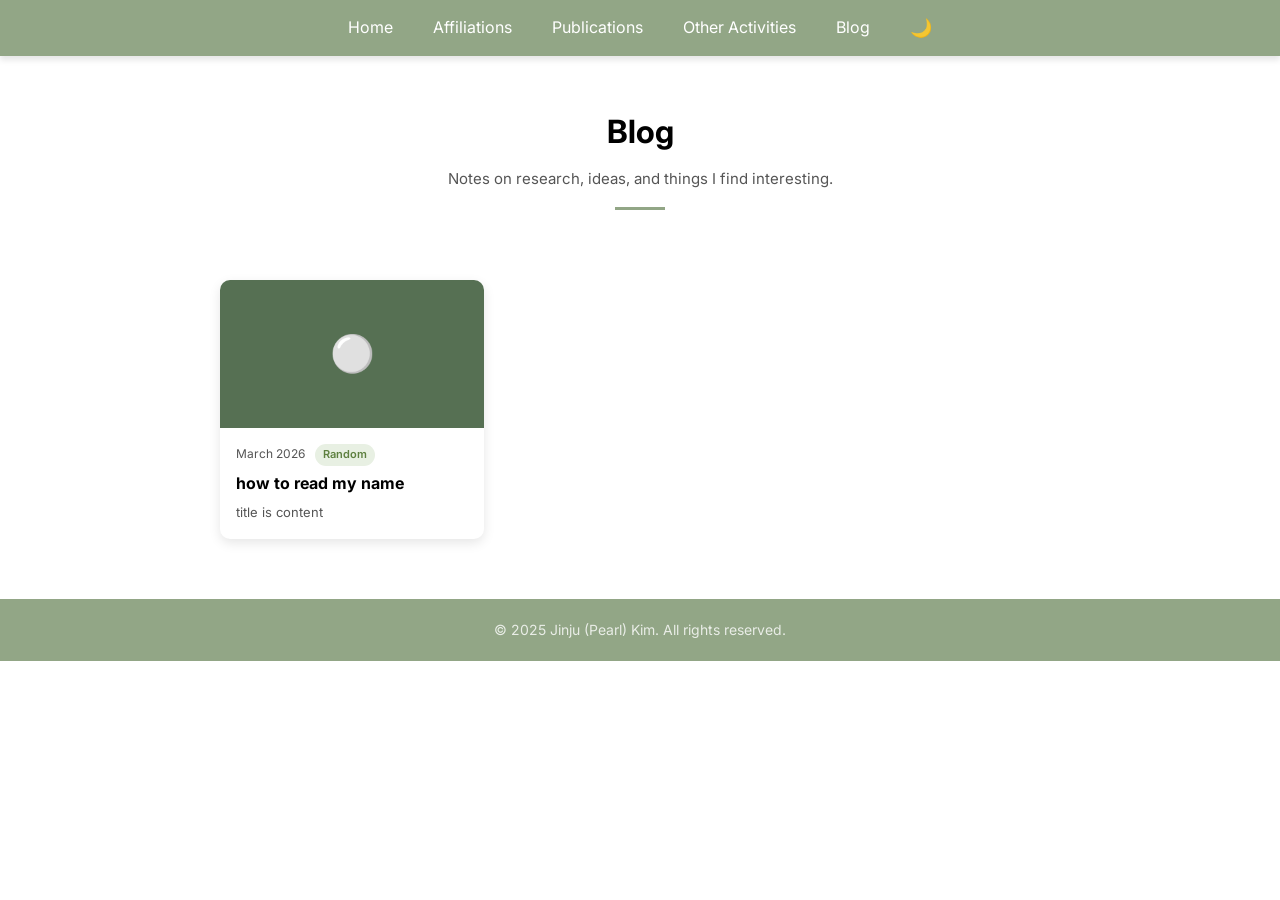
<file: blog/index.html>
<!DOCTYPE html>
<html lang="en">
<head>
    <meta charset="UTF-8">
    <meta name="viewport" content="width=device-width, initial-scale=1.0">
    <title>Blog – Jinju (Pearl) Kim</title>
    <link rel="preconnect" href="https://fonts.googleapis.com">
    <link rel="preconnect" href="https://fonts.gstatic.com" crossorigin>
    <link href="https://fonts.googleapis.com/css2?family=Inter:wght@400;500;600;700&display=swap" rel="stylesheet">
    <style>
        :root {
            --navy: #92a686;
            --light-navy: #0e330ab2;
            --lightest-navy: #8d6a2f;
            --white: #ffffff;
            --black: #000000;
            --text-muted: #555;
        }

        * {
            margin: 0;
            padding: 0;
            box-sizing: border-box;
            font-family: 'Inter', 'Arial', sans-serif;
        }

        body {
            background-color: var(--white);
            color: var(--black);
            line-height: 1.6;
        }

        .container {
            max-width: 900px;
            margin: 0 auto;
            padding: 0 30px;
        }

        /* ── Navbar ── */
        .navbar {
            background-color: var(--navy);
            padding: 15px 0;
            box-shadow: 0 4px 6px rgba(0, 0, 0, 0.1);
        }

        .navbar ul {
            display: flex;
            justify-content: center;
            list-style: none;
        }

        .navbar ul li {
            margin: 0 20px;
        }

        .navbar ul li a {
            color: var(--white);
            text-decoration: none;
            position: relative;
            transition: opacity 0.3s ease;
        }

        .navbar ul li a:hover {
            opacity: 0.8;
        }

        .navbar ul li a::after {
            content: '';
            position: absolute;
            width: 0;
            height: 2px;
            bottom: -5px;
            left: 0;
            background-color: var(--white);
            transition: width 0.3s ease;
        }

        .navbar ul li a:hover::after {
            width: 100%;
        }

        /* ── Page header ── */
        .page-header {
            padding: 50px 0 30px;
            text-align: center;
        }

        .page-header h1 {
            font-size: 32px;
            margin-bottom: 10px;
        }

        .page-header p {
            color: var(--text-muted);
            font-size: 15px;
        }

        .section-divider {
            width: 50px;
            height: 3px;
            background-color: var(--navy);
            margin: 16px auto 0;
            border: none;
        }

        /* ── Blog grid ── */
        .blog-grid {
            display: grid;
            grid-template-columns: repeat(auto-fill, minmax(260px, 1fr));
            gap: 24px;
            padding: 40px 0 60px;
        }

        .blog-card {
            border-radius: 10px;
            overflow: hidden;
            box-shadow: 0 4px 12px rgba(0, 0, 0, 0.1);
            text-decoration: none;
            color: var(--black);
            display: flex;
            flex-direction: column;
            transition: transform 0.25s ease, box-shadow 0.25s ease;
            background: var(--white);
        }

        .blog-card:hover {
            transform: translateY(-4px);
            box-shadow: 0 8px 20px rgba(0, 0, 0, 0.15);
        }

        .blog-card-thumbnail {
            width: 100%;
            aspect-ratio: 16 / 9;
            object-fit: cover;
            background-color: var(--light-navy);
            display: flex;
            align-items: center;
            justify-content: center;
            color: var(--white);
            font-size: 36px;
        }

        .blog-card-thumbnail img {
            width: 100%;
            height: 100%;
            object-fit: cover;
        }

        .blog-card-body {
            padding: 16px;
            flex: 1;
            display: flex;
            flex-direction: column;
        }

        .blog-card-meta {
            font-size: 12px;
            color: var(--text-muted);
            margin-bottom: 6px;
            display: flex;
            gap: 10px;
        }

        .blog-card-tag {
            background-color: #e8f0e3;
            color: #5E8040;
            font-size: 11px;
            font-weight: 600;
            padding: 2px 8px;
            border-radius: 20px;
        }

        .blog-card-title {
            font-size: 16px;
            font-weight: 700;
            margin-bottom: 8px;
            line-height: 1.4;
        }

        .blog-card-excerpt {
            font-size: 13px;
            color: var(--text-muted);
            flex: 1;
            display: -webkit-box;
            -webkit-line-clamp: 3;
            -webkit-box-orient: vertical;
            overflow: hidden;
        }

        /* ── Empty state ── */
        .empty-state {
            text-align: center;
            padding: 80px 20px;
            color: var(--text-muted);
        }

        .empty-state .icon {
            font-size: 48px;
            margin-bottom: 16px;
        }

        /* ── Footer ── */
        footer {
            background-color: var(--navy);
            padding: 20px 0;
            text-align: center;
            color: var(--white);
        }

        .copyright {
            opacity: 0.8;
            font-size: 14px;
        }

        @media screen and (max-width: 600px) {
            .blog-grid {
                grid-template-columns: 1fr;
            }
        }

        /* ── Dark mode ── */
        body.dark {
            --white: #1a1a1a;
            --black: #e8e8e8;
            --text-muted: #aaa;
            --light-navy: #1e3a1ab2;
        }

        body.dark .blog-card {
            background: #242424;
        }

        body.dark .blog-card-tag {
            background-color: #2a3a20;
        }

        .dark-toggle {
            background: none;
            border: none;
            cursor: pointer;
            color: var(--white);
            display: flex;
            align-items: center;
            padding: 0;
            font-size: 18px;
            opacity: 0.9;
            transition: opacity 0.2s;
        }

        .dark-toggle:hover { opacity: 0.6; }

        .navbar ul {
            align-items: center;
        }
    </style>
</head>
<body>

    <nav class="navbar">
        <div class="container">
            <ul>
                <li><a href="../index.html">Home</a></li>
                <li><a href="../index.html#education">Affiliations</a></li>
                <li><a href="../index.html#publication">Publications</a></li>
                <li><a href="../index.html#activities">Other Activities</a></li>
                <li><a href="index.html">Blog</a></li>
                <li>
                    <button class="dark-toggle" id="dark-toggle" title="Toggle dark mode" onclick="toggleDark()">🌙</button>
                </li>
            </ul>
        </div>
    </nav>

    <div class="page-header">
        <div class="container">
            <h1>Blog</h1>
            <p>Notes on research, ideas, and things I find interesting.</p>
            <hr class="section-divider">
        </div>
    </div>

    <div class="container">
        <div class="blog-grid" id="blog-grid">

            <!-- ── SAMPLE POST CARD ── -->
            <!-- Copy this block to add a new post. -->
            <a class="blog-card" href="posts/name.html">
                <div class="blog-card-thumbnail" style="background-color: var(--light-navy);">
                    <!-- Replace the emoji with an <img src="..."> if you have a cover image -->
                    ⚪
                </div>
                <div class="blog-card-body">
                    <div class="blog-card-meta">
                        <span>March 2026</span>
                        <span class="blog-card-tag">Random</span>
                    </div>
                    <div class="blog-card-title">how to read my name</div>
                    <div class="blog-card-excerpt">
                        title is content
                    </div>
                </div>
            </a>

            <!-- Add more cards above this comment -->

        </div>
    </div>

    <footer>
        <div class="container">
            <p class="copyright">© 2025 Jinju (Pearl) Kim. All rights reserved.</p>
        </div>
    </footer>

    <script>
        const btn = document.getElementById('dark-toggle');
        function applyDark(on) {
            document.body.classList.toggle('dark', on);
            btn.textContent = on ? '☀️' : '🌙';
        }
        function toggleDark() {
            const on = !document.body.classList.contains('dark');
            localStorage.setItem('darkMode', on);
            applyDark(on);
        }
        applyDark(localStorage.getItem('darkMode') === 'true');
    </script>

</body>
</html>
</file>
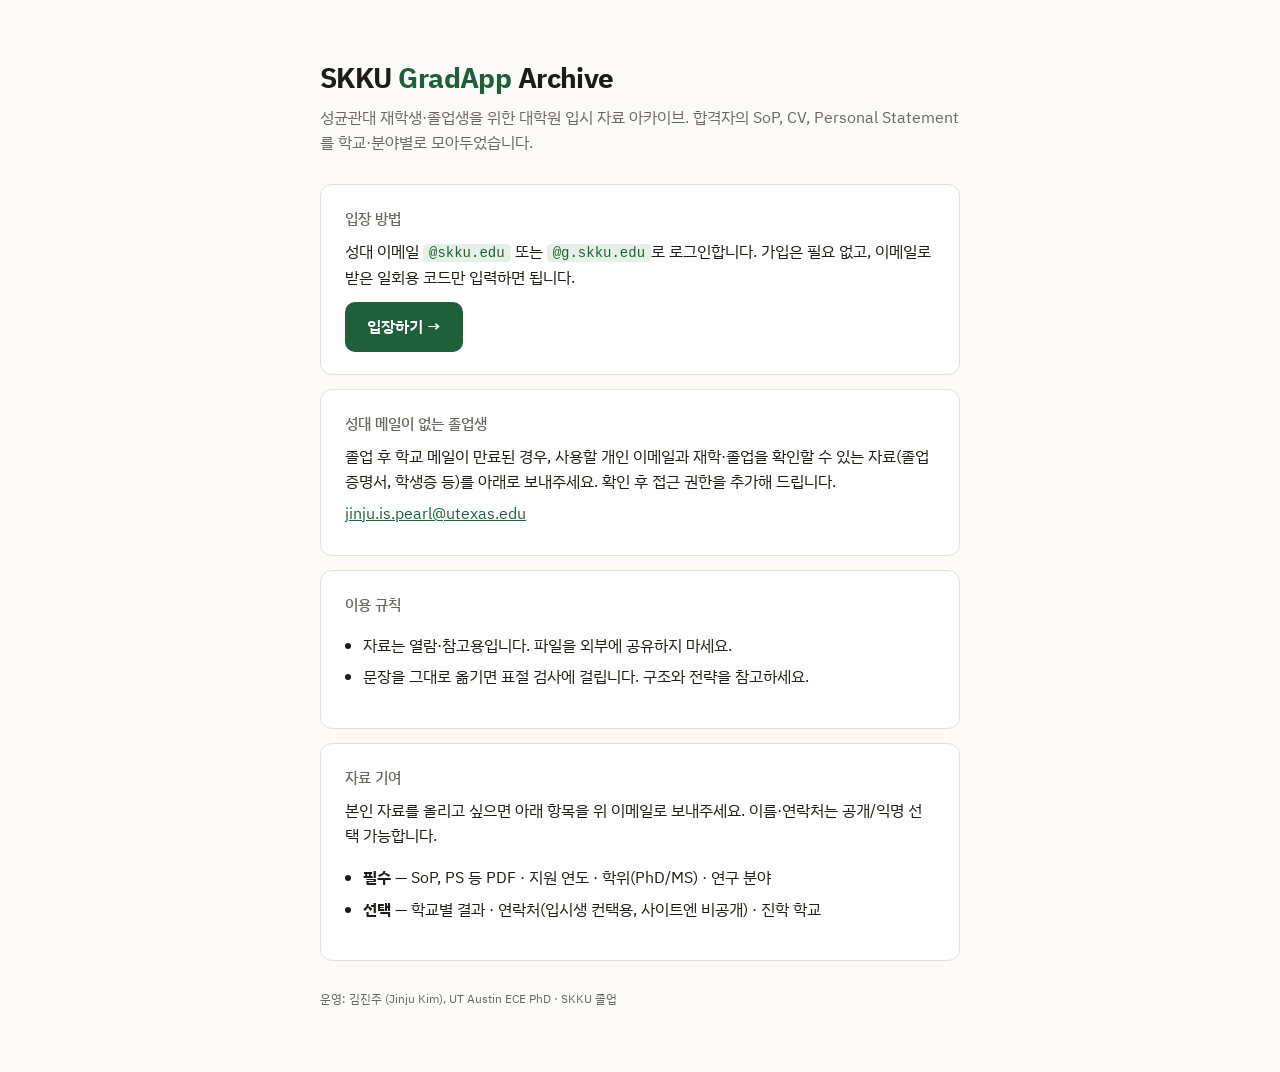
<file: skku-gradapp/index.html>
<!doctype html>
<html lang="ko">
<head>
<meta charset="utf-8">
<meta name="viewport" content="width=device-width, initial-scale=1">
<title>SKKU GradApp Archive</title>
<meta name="robots" content="noindex, nofollow">
<meta name="description" content="성균관대 재학생·졸업생을 위한 대학원 입시 자료 아카이브">
<link href="https://fonts.googleapis.com/css2?family=IBM+Plex+Sans+KR:wght@400;500;600&display=swap" rel="stylesheet">
<style>
  :root { --bg:#fbfaf7; --fg:#1c1b18; --muted:#6b6760; --line:#e4e0d6; --card:#fff; --accent:#1f5f3a; --accent-soft:#e5f0e9; }
  @media (prefers-color-scheme: dark) { :root { --bg:#15140f; --fg:#ece8de; --muted:#a39d90; --line:#2b2920; --card:#1d1b15; --accent:#8fd0a6; --accent-soft:#1f3327; } }
  * { box-sizing: border-box; }
  body { margin:0; font-family:'IBM Plex Sans KR',system-ui,sans-serif; background:var(--bg); color:var(--fg); line-height:1.6; }
  main { width:min(640px,100% - 32px); margin:0 auto; padding:56px 0 64px; }
  h1 { font-size:28px; letter-spacing:-0.02em; margin:0 0 4px; }
  h1 span { color:var(--accent); }
  .sub { color:var(--muted); margin:0 0 28px; }
  .card { background:var(--card); border:1px solid var(--line); border-radius:12px; padding:22px 24px; margin:14px 0; }
  .card h2 { font-size:15px; margin:0 0 8px; color:var(--muted); font-weight:500; }
  .card p, .card li { margin:6px 0; }
  code { background:var(--accent-soft); color:var(--accent); padding:1px 6px; border-radius:4px; font-size:14px; }
  .btn { display:inline-block; background:var(--accent); color:#fff; text-decoration:none; font-weight:600; padding:12px 22px; border-radius:10px; margin-top:6px; }
  .btn:hover { opacity:.9; }
  ul { padding-left:18px; }
  a { color:var(--accent); }
  footer { color:var(--muted); font-size:12px; margin-top:28px; }
</style>
</head>
<body>
<main>
  <h1>SKKU <span>GradApp</span> Archive</h1>
  <p class="sub">성균관대 재학생·졸업생을 위한 대학원 입시 자료 아카이브. 합격자의 SoP, CV, Personal Statement를 학교·분야별로 모아두었습니다.</p>

  <div class="card">
    <h2>입장 방법</h2>
    <p>성대 이메일 <code>@skku.edu</code> 또는 <code>@g.skku.edu</code>로 로그인합니다. 가입은 필요 없고, 이메일로 받은 일회용 코드만 입력하면 됩니다.</p>
    <a class="btn" href="https://skku-gradapp.mokcho0328.workers.dev/">입장하기 →</a>
  </div>

  <div class="card">
    <h2>성대 메일이 없는 졸업생</h2>
    <p>졸업 후 학교 메일이 만료된 경우, 사용할 개인 이메일과 재학·졸업을 확인할 수 있는 자료(졸업증명서, 학생증 등)를 아래로 보내주세요. 확인 후 접근 권한을 추가해 드립니다.</p>
    <p><a href="mailto:jinju.is.pearl@utexas.edu">jinju.is.pearl@utexas.edu</a></p>
  </div>

  <div class="card">
    <h2>이용 규칙</h2>
    <ul>
      <li>자료는 열람·참고용입니다. 파일을 외부에 공유하지 마세요.</li>
      <li>문장을 그대로 옮기면 표절 검사에 걸립니다. 구조와 전략을 참고하세요.</li>
    </ul>
  </div>

  <div class="card">
    <h2>자료 기여</h2>
    <p>본인 자료를 올리고 싶으면 아래 항목을 위 이메일로 보내주세요. 이름·연락처는 공개/익명 선택 가능합니다.</p>
    <ul>
      <li><b>필수</b> — SoP, PS 등 PDF · 지원 연도 · 학위(PhD/MS) · 연구 분야</li>
      <li><b>선택</b> — 학교별 결과 · 연락처(입시생 컨택용, 사이트엔 비공개) · 진학 학교</li>
    </ul>
  </div>

  <footer>운영: 김진주 (Jinju Kim), UT Austin ECE PhD · SKKU 졸업</footer>
</main>
</body>
</html>
</file>
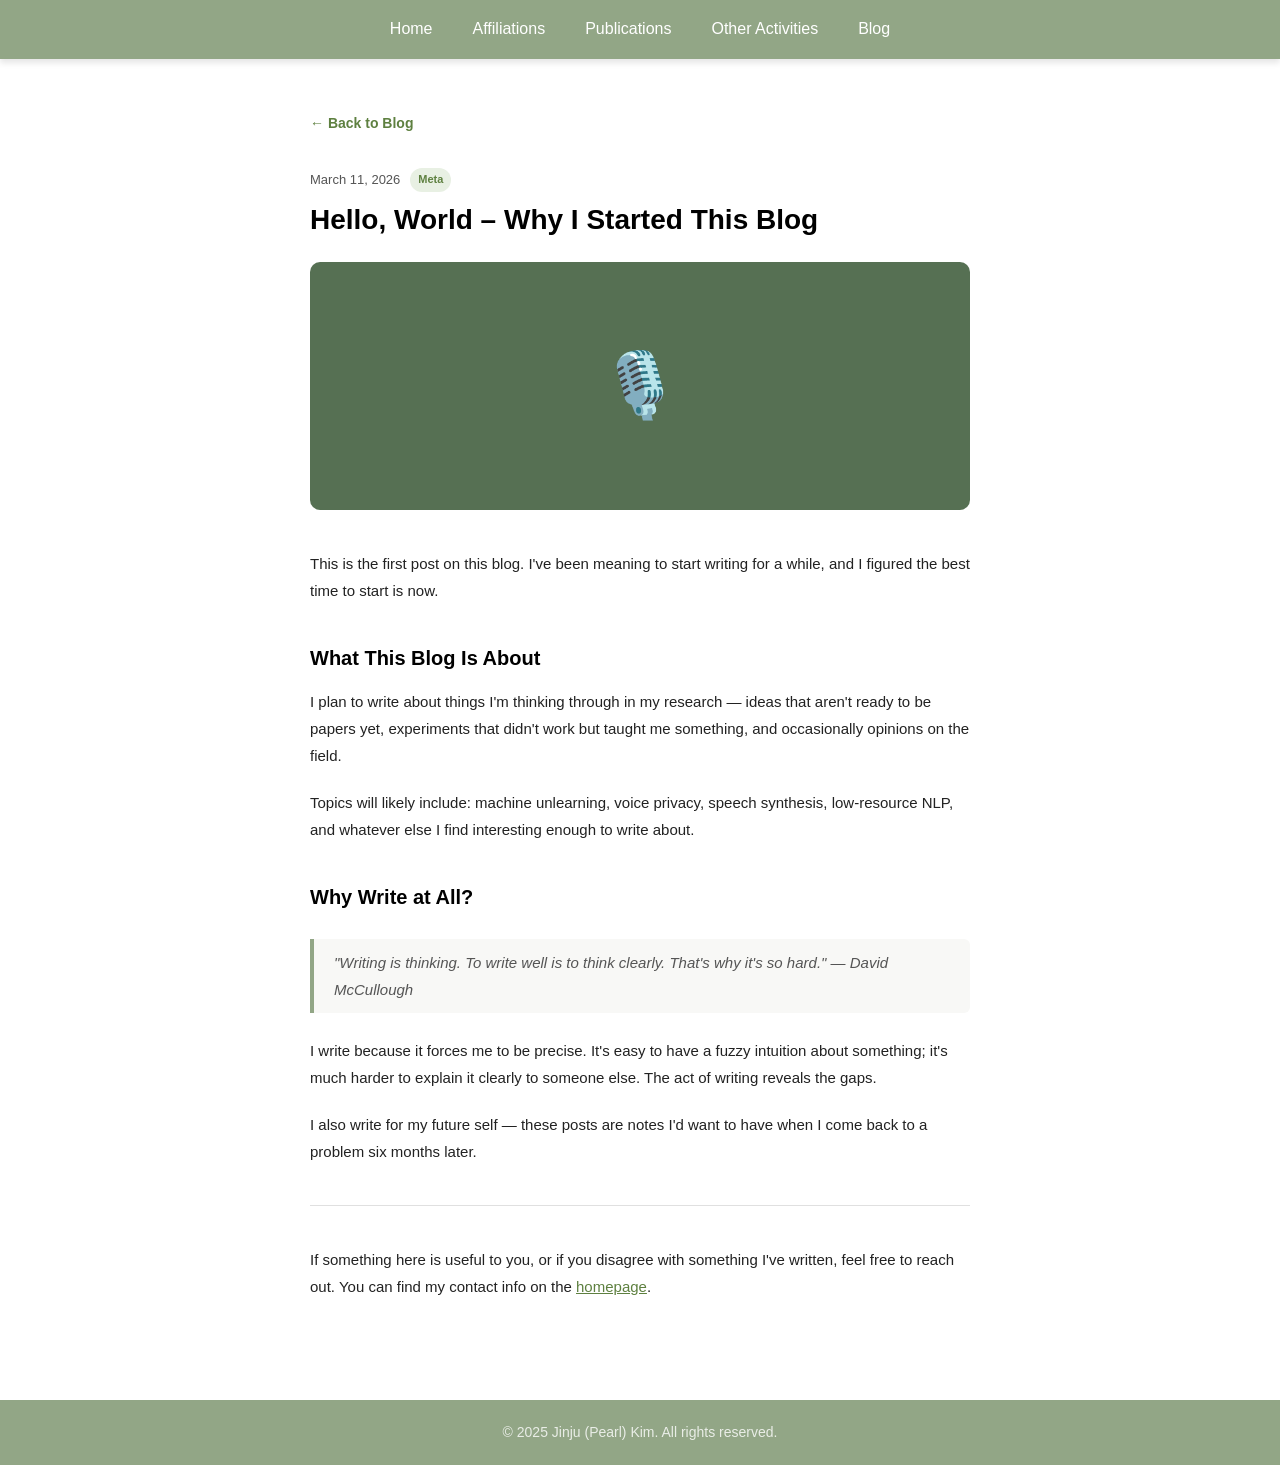
<file: blog/posts/hello-world.html>
<!DOCTYPE html>
<html lang="en">
<head>
    <meta charset="UTF-8">
    <meta name="viewport" content="width=device-width, initial-scale=1.0">
    <title>Hello, World – Jinju (Pearl) Kim</title>
    <style>
        :root {
            --navy: #92a686;
            --light-navy: #0e330ab2;
            --white: #ffffff;
            --black: #000000;
            --text-muted: #555;
            --bg-light: #f8f8f6;
        }

        * {
            margin: 0;
            padding: 0;
            box-sizing: border-box;
            font-family: 'Arial', 'Helvetica', sans-serif;
        }

        body {
            background-color: var(--white);
            color: var(--black);
            line-height: 1.8;
        }

        .container {
            max-width: 720px;
            margin: 0 auto;
            padding: 0 30px;
        }

        /* ── Navbar ── */
        .navbar {
            background-color: var(--navy);
            padding: 15px 0;
            box-shadow: 0 4px 6px rgba(0, 0, 0, 0.1);
        }

        .navbar ul {
            display: flex;
            justify-content: center;
            list-style: none;
        }

        .navbar ul li { margin: 0 20px; }

        .navbar ul li a {
            color: var(--white);
            text-decoration: none;
            position: relative;
            transition: opacity 0.3s ease;
        }

        .navbar ul li a:hover { opacity: 0.8; }

        .navbar ul li a::after {
            content: '';
            position: absolute;
            width: 0;
            height: 2px;
            bottom: -5px;
            left: 0;
            background-color: var(--white);
            transition: width 0.3s ease;
        }

        .navbar ul li a:hover::after { width: 100%; }

        /* ── Post layout ── */
        .post-wrapper {
            padding: 50px 0 80px;
        }

        .back-link {
            display: inline-flex;
            align-items: center;
            gap: 6px;
            color: #5E8040;
            text-decoration: none;
            font-size: 14px;
            font-weight: 600;
            margin-bottom: 32px;
        }

        .back-link:hover { opacity: 0.75; }

        .post-meta {
            font-size: 13px;
            color: var(--text-muted);
            margin-bottom: 10px;
            display: flex;
            align-items: center;
            gap: 10px;
        }

        .post-tag {
            background-color: #e8f0e3;
            color: #5E8040;
            font-size: 11px;
            font-weight: 600;
            padding: 2px 8px;
            border-radius: 20px;
        }

        .post-title {
            font-size: 28px;
            font-weight: 700;
            line-height: 1.3;
            margin-bottom: 24px;
        }

        .post-cover {
            width: 100%;
            aspect-ratio: 16 / 6;
            border-radius: 10px;
            overflow: hidden;
            background-color: var(--light-navy);
            display: flex;
            align-items: center;
            justify-content: center;
            font-size: 64px;
            margin-bottom: 40px;
        }

        .post-cover img {
            width: 100%;
            height: 100%;
            object-fit: cover;
        }

        /* ── Post body typography ── */
        .post-body {
            font-size: 15px;
            color: #222;
        }

        .post-body p {
            margin-bottom: 20px;
        }

        .post-body h2 {
            font-size: 20px;
            font-weight: 700;
            margin: 36px 0 12px;
            color: var(--black);
        }

        .post-body h3 {
            font-size: 17px;
            font-weight: 700;
            margin: 28px 0 10px;
            color: #333;
        }

        .post-body ul, .post-body ol {
            margin: 0 0 20px 24px;
        }

        .post-body li {
            margin-bottom: 6px;
        }

        .post-body a {
            color: #5E8040;
            text-decoration: underline;
        }

        .post-body blockquote {
            border-left: 4px solid var(--navy);
            padding: 10px 20px;
            margin: 24px 0;
            background-color: var(--bg-light);
            border-radius: 0 6px 6px 0;
            color: var(--text-muted);
            font-style: italic;
        }

        .post-body code {
            background-color: #f0f0f0;
            padding: 2px 6px;
            border-radius: 4px;
            font-family: 'Courier New', monospace;
            font-size: 13px;
        }

        .post-body pre {
            background-color: #f0f0f0;
            padding: 16px;
            border-radius: 8px;
            overflow-x: auto;
            margin-bottom: 20px;
        }

        .post-body pre code {
            background: none;
            padding: 0;
        }

        hr.divider {
            border: none;
            border-top: 1px solid #e0e0e0;
            margin: 40px 0;
        }

        /* ── Footer ── */
        footer {
            background-color: var(--navy);
            padding: 20px 0;
            text-align: center;
            color: var(--white);
        }

        .copyright {
            opacity: 0.8;
            font-size: 14px;
        }
    </style>
</head>
<body>

    <nav class="navbar">
        <div class="container" style="max-width:900px;">
            <ul>
                <li><a href="../../index.html">Home</a></li>
                <li><a href="../../index.html#education">Affiliations</a></li>
                <li><a href="../../index.html#publication">Publications</a></li>
                <li><a href="../../index.html#activities">Other Activities</a></li>
                <li><a href="../index.html">Blog</a></li>
            </ul>
        </div>
    </nav>

    <div class="post-wrapper">
        <div class="container">

            <a class="back-link" href="../index.html">← Back to Blog</a>

            <div class="post-meta">
                <span>March 11, 2026</span>
                <span class="post-tag">Meta</span>
            </div>

            <h1 class="post-title">Hello, World – Why I Started This Blog</h1>

            <!-- Cover image / emoji banner -->
            <div class="post-cover">🎙️</div>

            <!-- ── Post content ── -->
            <div class="post-body">

                <p>
                    This is the first post on this blog. I've been meaning to start writing for a while,
                    and I figured the best time to start is now.
                </p>

                <h2>What This Blog Is About</h2>

                <p>
                    I plan to write about things I'm thinking through in my research — ideas that aren't
                    ready to be papers yet, experiments that didn't work but taught me something, and
                    occasionally opinions on the field.
                </p>

                <p>
                    Topics will likely include: machine unlearning, voice privacy, speech synthesis,
                    low-resource NLP, and whatever else I find interesting enough to write about.
                </p>

                <h2>Why Write at All?</h2>

                <blockquote>
                    "Writing is thinking. To write well is to think clearly. That's why it's so hard."
                    — David McCullough
                </blockquote>

                <p>
                    I write because it forces me to be precise. It's easy to have a fuzzy intuition
                    about something; it's much harder to explain it clearly to someone else. The act
                    of writing reveals the gaps.
                </p>

                <p>
                    I also write for my future self — these posts are notes I'd want to have when
                    I come back to a problem six months later.
                </p>

                <hr class="divider">

                <p>
                    If something here is useful to you, or if you disagree with something I've written,
                    feel free to reach out. You can find my contact info on the
                    <a href="../../index.html">homepage</a>.
                </p>

            </div>
            <!-- end post-body -->

        </div>
    </div>

    <footer>
        <div class="container">
            <p class="copyright">© 2025 Jinju (Pearl) Kim. All rights reserved.</p>
        </div>
    </footer>

</body>
</html>
</file>
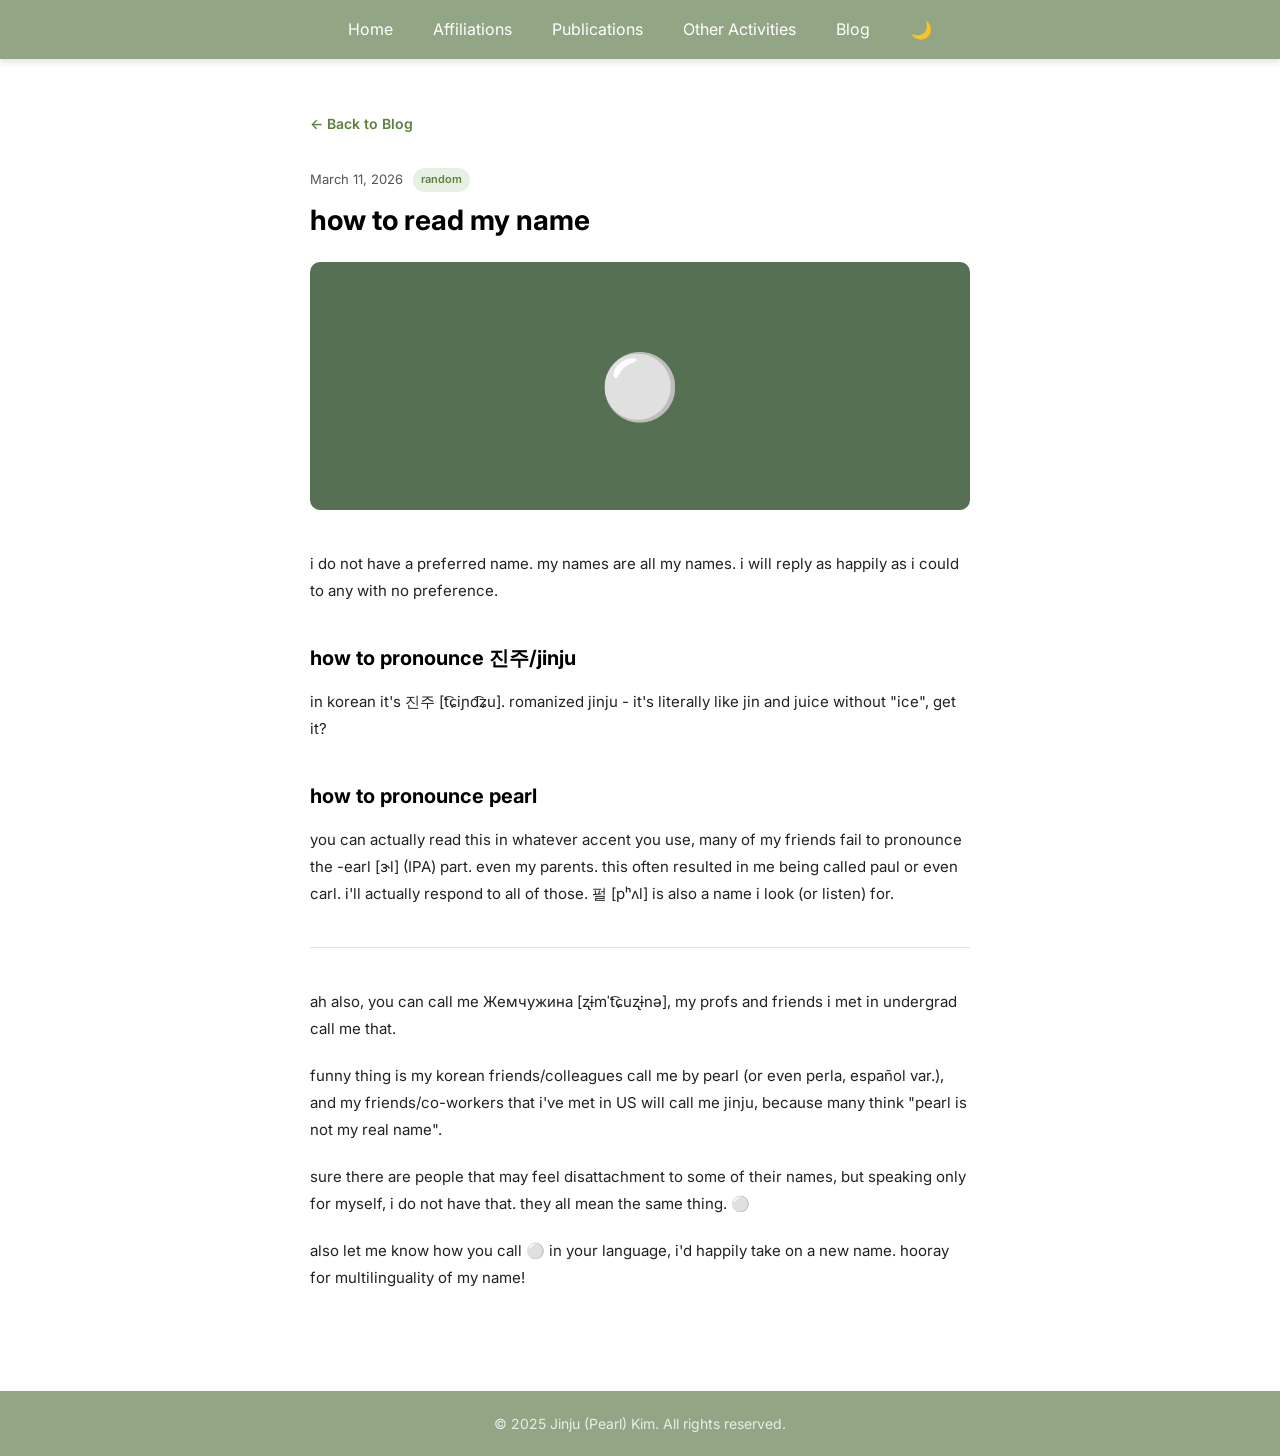
<file: blog/posts/name.html>
<!DOCTYPE html>
<html lang="en">
<head>
    <meta charset="UTF-8">
    <meta name="viewport" content="width=device-width, initial-scale=1.0">
    <title>how to read my name – Jinju (Pearl) Kim</title>
    <link rel="preconnect" href="https://fonts.googleapis.com">
    <link rel="preconnect" href="https://fonts.gstatic.com" crossorigin>
    <link href="https://fonts.googleapis.com/css2?family=Inter:wght@400;500;600;700&display=swap" rel="stylesheet">
    <style>
        :root {
            --navy: #92a686;
            --light-navy: #0e330ab2;
            --white: #ffffff;
            --black: #000000;
            --text-muted: #555;
            --bg-light: #f8f8f6;
        }

        * {
            margin: 0;
            padding: 0;
            box-sizing: border-box;
            font-family: 'Inter', 'Arial', sans-serif;
        }

        body {
            background-color: var(--white);
            color: var(--black);
            line-height: 1.8;
        }

        .container {
            max-width: 720px;
            margin: 0 auto;
            padding: 0 30px;
        }

        /* ── Navbar ── */
        .navbar {
            background-color: var(--navy);
            padding: 15px 0;
            box-shadow: 0 4px 6px rgba(0, 0, 0, 0.1);
        }

        .navbar ul {
            display: flex;
            justify-content: center;
            list-style: none;
        }

        .navbar ul li { margin: 0 20px; }

        .navbar ul li a {
            color: var(--white);
            text-decoration: none;
            position: relative;
            transition: opacity 0.3s ease;
        }

        .navbar ul li a:hover { opacity: 0.8; }

        .navbar ul li a::after {
            content: '';
            position: absolute;
            width: 0;
            height: 2px;
            bottom: -5px;
            left: 0;
            background-color: var(--white);
            transition: width 0.3s ease;
        }

        .navbar ul li a:hover::after { width: 100%; }

        /* ── Post layout ── */
        .post-wrapper {
            padding: 50px 0 80px;
        }

        .back-link {
            display: inline-flex;
            align-items: center;
            gap: 6px;
            color: #5E8040;
            text-decoration: none;
            font-size: 14px;
            font-weight: 600;
            margin-bottom: 32px;
        }

        .back-link:hover { opacity: 0.75; }

        .post-meta {
            font-size: 13px;
            color: var(--text-muted);
            margin-bottom: 10px;
            display: flex;
            align-items: center;
            gap: 10px;
        }

        .post-tag {
            background-color: #e8f0e3;
            color: #5E8040;
            font-size: 11px;
            font-weight: 600;
            padding: 2px 8px;
            border-radius: 20px;
        }

        .post-title {
            font-size: 28px;
            font-weight: 700;
            line-height: 1.3;
            margin-bottom: 24px;
        }

        .post-cover {
            width: 100%;
            aspect-ratio: 16 / 6;
            border-radius: 10px;
            overflow: hidden;
            background-color: var(--light-navy);
            display: flex;
            align-items: center;
            justify-content: center;
            font-size: 64px;
            margin-bottom: 40px;
        }

        .post-cover img {
            width: 100%;
            height: 100%;
            object-fit: cover;
        }

        /* ── Post body typography ── */
        .post-body {
            font-size: 15px;
            color: #222;
        }

        .post-body p {
            margin-bottom: 20px;
        }

        .post-body h2 {
            font-size: 20px;
            font-weight: 700;
            margin: 36px 0 12px;
            color: var(--black);
        }

        .post-body h3 {
            font-size: 17px;
            font-weight: 700;
            margin: 28px 0 10px;
            color: #333;
        }

        .post-body ul, .post-body ol {
            margin: 0 0 20px 24px;
        }

        .post-body li {
            margin-bottom: 6px;
        }

        .post-body a {
            color: #5E8040;
            text-decoration: underline;
        }

        .post-body blockquote {
            border-left: 4px solid var(--navy);
            padding: 10px 20px;
            margin: 24px 0;
            background-color: var(--bg-light);
            border-radius: 0 6px 6px 0;
            color: var(--text-muted);
            font-style: italic;
        }

        .post-body code {
            background-color: #f0f0f0;
            padding: 2px 6px;
            border-radius: 4px;
            font-family: 'Courier New', monospace;
            font-size: 13px;
        }

        .post-body pre {
            background-color: #f0f0f0;
            padding: 16px;
            border-radius: 8px;
            overflow-x: auto;
            margin-bottom: 20px;
        }

        .post-body pre code {
            background: none;
            padding: 0;
        }

        hr.divider {
            border: none;
            border-top: 1px solid #e0e0e0;
            margin: 40px 0;
        }

        /* ── Dark mode ── */
        body.dark {
            --white: #1a1a1a;
            --black: #e8e8e8;
            --text-muted: #aaa;
            --bg-light: #2a2a2a;
            --light-navy: #1e3a1ab2;
        }

        body.dark .post-body {
            color: #d0d0d0;
        }

        body.dark .post-body h3 {
            color: #ccc;
        }

        body.dark .post-body code,
        body.dark .post-body pre {
            background-color: #2e2e2e;
            color: #d0d0d0;
        }

        body.dark hr.divider {
            border-top-color: #444;
        }

        body.dark .post-tag {
            background-color: #2a3a20;
        }

        .dark-toggle {
            background: none;
            border: none;
            cursor: pointer;
            color: var(--white);
            display: flex;
            align-items: center;
            padding: 0;
            font-size: 18px;
            opacity: 0.9;
            transition: opacity 0.2s;
        }

        .dark-toggle:hover { opacity: 0.6; }

        .navbar ul {
            align-items: center;
        }

        /* ── Footer ── */
        footer {
            background-color: var(--navy);
            padding: 20px 0;
            text-align: center;
            color: var(--white);
        }

        .copyright {
            opacity: 0.8;
            font-size: 14px;
        }
    </style>
</head>
<body>

    <nav class="navbar">
        <div class="container" style="max-width:900px;">
            <ul>
                <li><a href="../../index.html">Home</a></li>
                <li><a href="../../index.html#education">Affiliations</a></li>
                <li><a href="../../index.html#publication">Publications</a></li>
                <li><a href="../../index.html#activities">Other Activities</a></li>
                <li><a href="../index.html">Blog</a></li>
                <li>
                    <button class="dark-toggle" id="dark-toggle" title="Toggle dark mode" onclick="toggleDark()">🌙</button>
                </li>
            </ul>
        </div>
    </nav>

    <div class="post-wrapper">
        <div class="container">

            <a class="back-link" href="../index.html">← Back to Blog</a>

            <div class="post-meta">
                <span>March 11, 2026</span>
                <span class="post-tag">random</span>
            </div>

            <h1 class="post-title">how to read my name</h1>

            <!-- Cover image / emoji banner -->
            <div class="post-cover">⚪</div>

            <!-- ── Post content ── -->
            <div class="post-body">

                <p>
                    i do not have a preferred name. my names are all my names. i will reply as happily as i could to any with no preference.
                </p>

                <h2>how to pronounce 진주/jinju</h2>

                <p>
                    in korean it's 진주 [t͡ɕiɲd͡ʑu].
                    romanized jinju - it's literally like jin and juice without "ice", get it?
                </p>

                <h2>how to pronounce pearl</h2>

                <!-- <blockquote>
                    "Writing is thinking. To write well is to think clearly. That's why it's so hard."
                    — David McCullough
                </blockquote> -->

                <p>
                    you can actually read this in whatever accent you use, many of my friends fail to pronounce the -earl [ɝl] (IPA) part. even my parents.
                    this often resulted in me being called paul or even carl. i'll actually respond to all of those.
                    펄 [pʰʌl] is also a name i look (or listen) for.
                </p>


                <hr class="divider">

                <p>
                    ah also, you can call me Жемчужина [ʐɨmˈt͡ɕuʐɨnə], my profs and friends i met in undergrad call me that.
                </p>
                <p>  
                    funny thing is my korean friends/colleagues call me by pearl (or even perla, español var.), and my
                    friends/co-workers that i've met in US will call me jinju, because many think "pearl is not my real name".
                </p>
                <p>
                    sure there are people that may feel disattachment to some of their names,
                    but speaking only for myself, i do not have that. they all mean the same thing. ⚪
                </p>
                <p>
                    also let me know how you call ⚪ in your language, i'd happily take on a new name.
                    hooray for multilinguality of my name!
                </p>

            </div>
            <!-- end post-body -->

        </div>
    </div>

    <footer>
        <div class="container">
            <p class="copyright">© 2025 Jinju (Pearl) Kim. All rights reserved.</p>
        </div>
    </footer>

    <script>
        const btn = document.getElementById('dark-toggle');
        function applyDark(on) {
            document.body.classList.toggle('dark', on);
            btn.textContent = on ? '☀️' : '🌙';
        }
        function toggleDark() {
            const on = !document.body.classList.contains('dark');
            localStorage.setItem('darkMode', on);
            applyDark(on);
        }
        applyDark(localStorage.getItem('darkMode') === 'true');
    </script>

</body>
</html>
</file>
